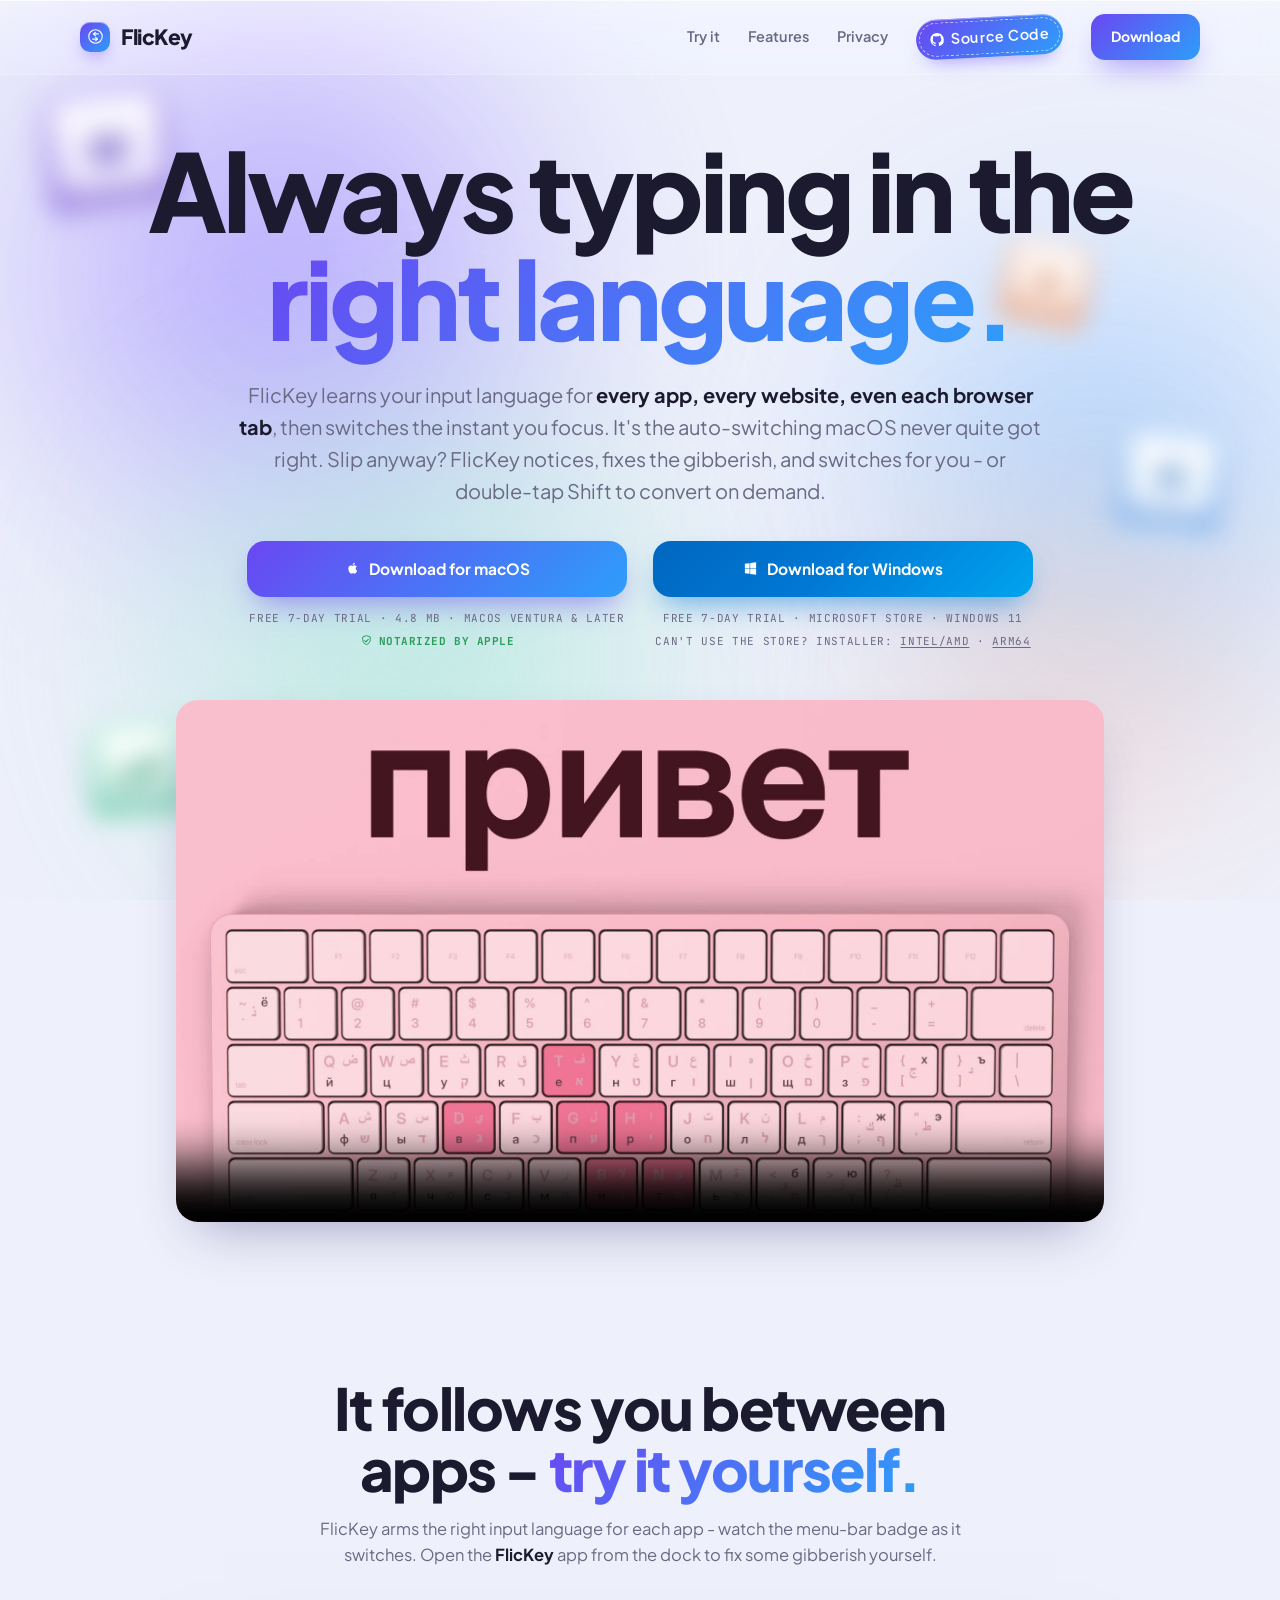
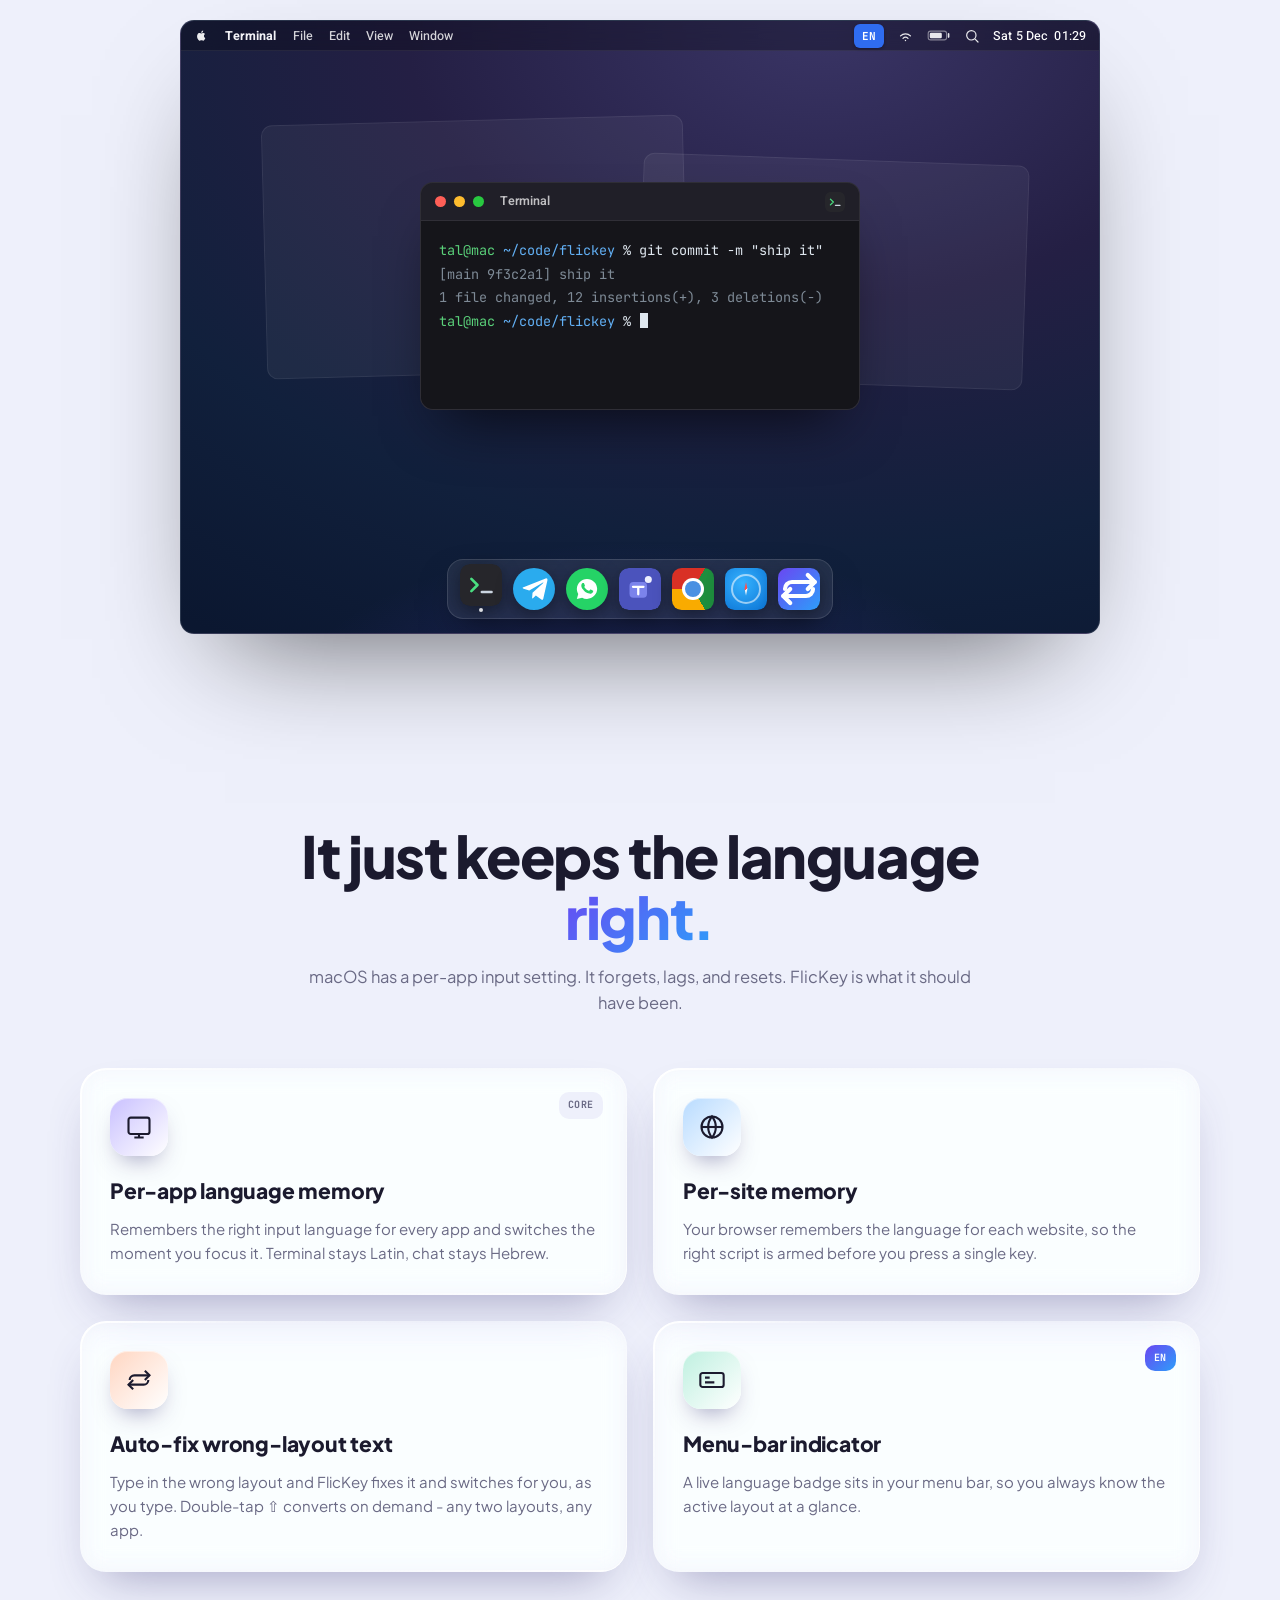
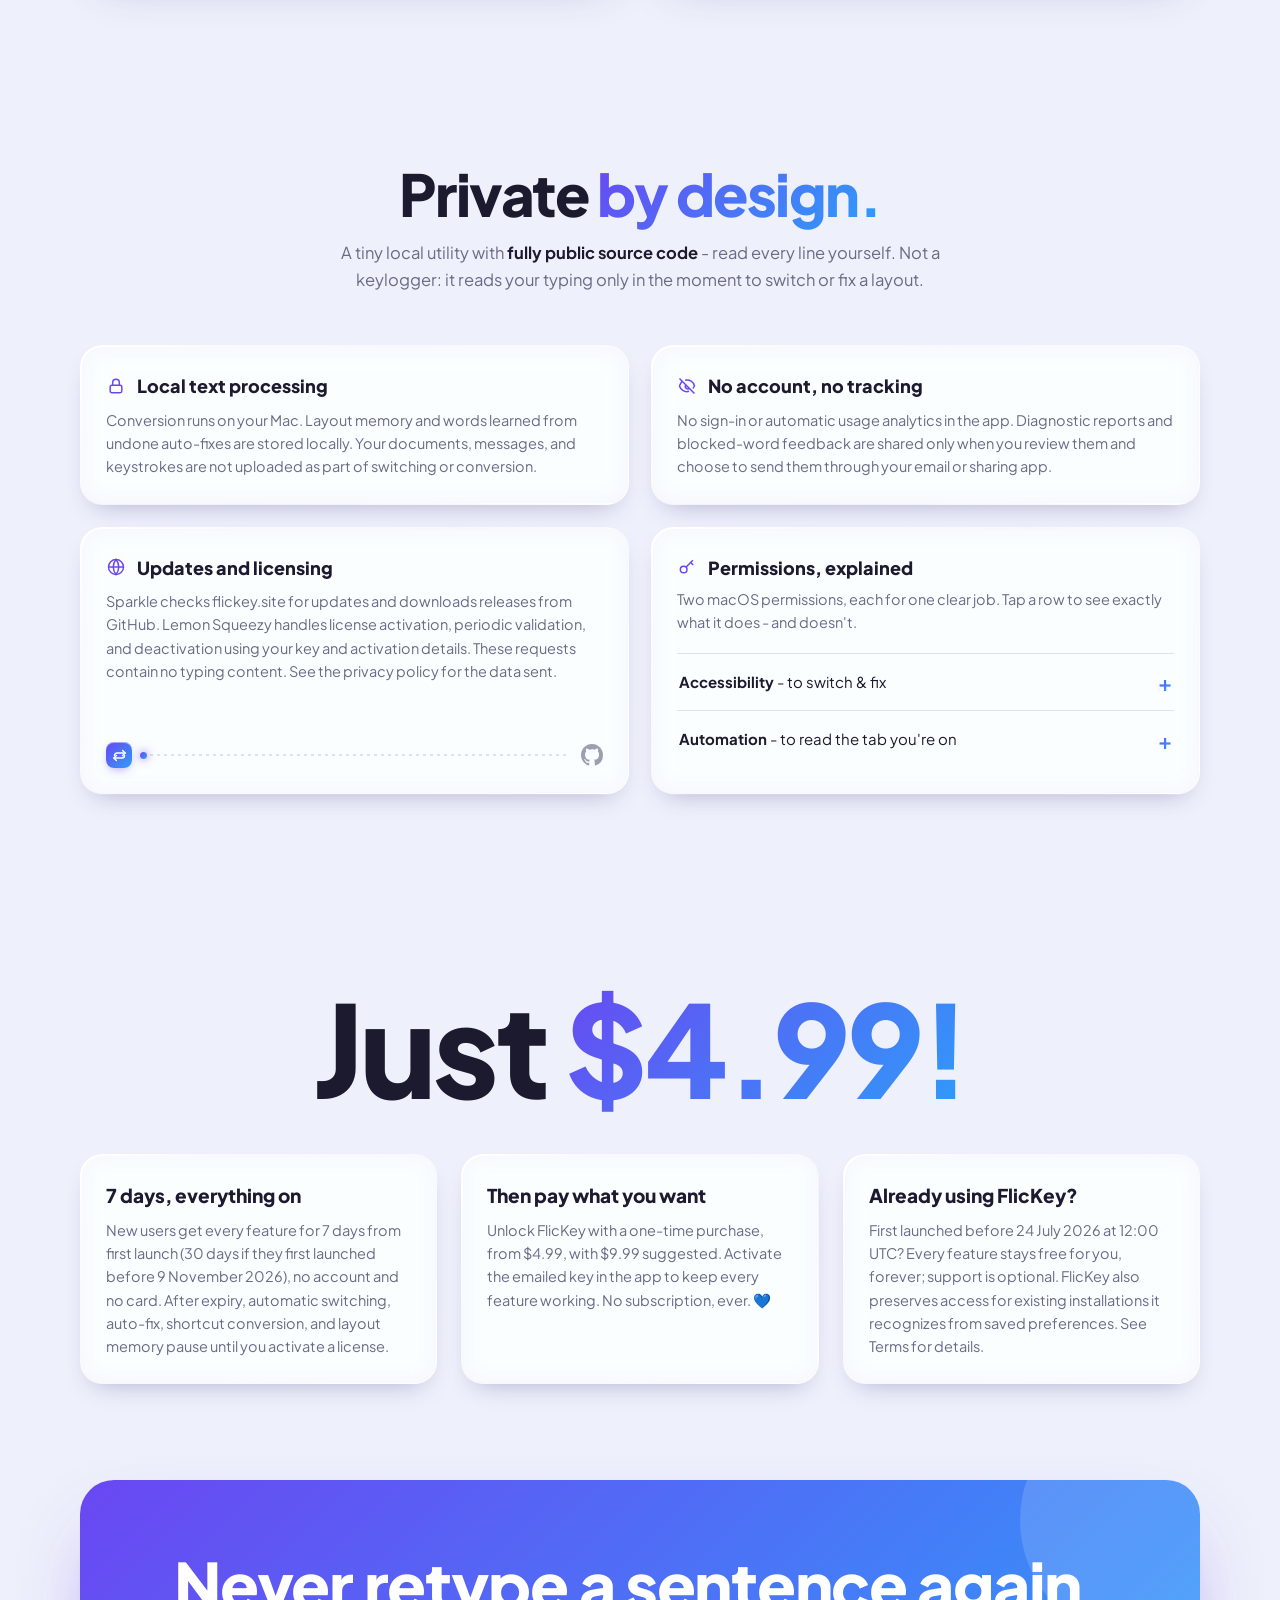
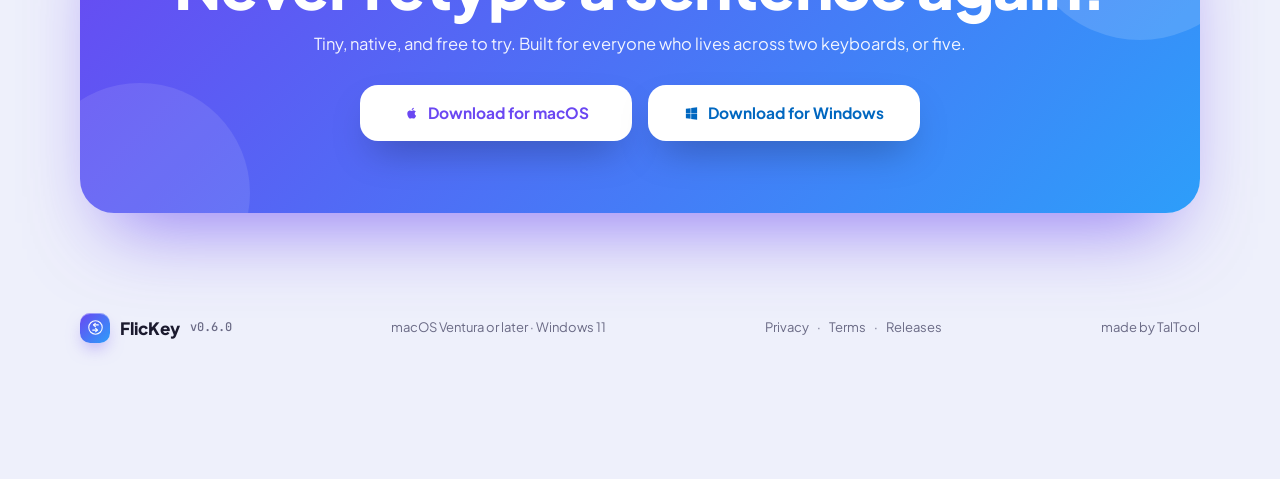
<file: index.html>
<!DOCTYPE html>
<html lang="en">
<head>
<meta charset="UTF-8" />
<meta name="viewport" content="width=device-width, initial-scale=1.0" />
<title>FlicKey · Stop typing in the wrong keyboard</title>
<meta name="description" content="FlicKey is a tiny macOS menu-bar app that fixes wrong-keyboard-layout typing and auto-manages your input language per app and per website." />
<meta property="og:title" content="FlicKey - stop typing gibberish" />
<meta property="og:description" content="A tiny macOS menu-bar utility that fixes wrong-keyboard typing and remembers your input language per app, per website, per chat." />
<meta property="og:type" content="website" />
<meta property="og:url" content="https://flickey.site" />
<meta property="og:image" content="https://flickey.site/apple-touch-icon.png" />
<link rel="icon" href="/favicon.ico" sizes="any" />
<link rel="icon" type="image/png" sizes="32x32" href="/favicon-32.png" />
<link rel="icon" type="image/png" sizes="16x16" href="/favicon-16.png" />
<link rel="icon" href="/favicon.svg" type="image/svg+xml" />
<link rel="apple-touch-icon" href="/apple-touch-icon.png" />
<meta name="theme-color" content="#EEF0FB" />
<link rel="preconnect" href="https://fonts.googleapis.com" />
<link rel="preconnect" href="https://fonts.gstatic.com" crossorigin />
<link href="https://fonts.googleapis.com/css2?family=Plus+Jakarta+Sans:wght@400;500;600;700;800&family=JetBrains+Mono:wght@400;500;700&family=Heebo:wght@400;500;700&family=Noto+Sans+Arabic:wght@400;500;700&display=swap" rel="stylesheet" />
<link rel="stylesheet" href="engine.css" />
<style>
  :root{
    --p:0; /* scroll progress 0..1, set by JS */
    --bg:#EEF0FB; --bg-2:#E6E9F8; --ink:#1B1A2E; --ink-soft:#6A6A85; --card:#FBFCFF;
    --g1:#6A47F2; --g2:#2D9EFA; --grad:linear-gradient(135deg,var(--g1),var(--g2));
    --lav:#C9C0FF; --sky:#B8DBFF; --mint:#BFF0E0; --peach:#FFD6C2;
    --maxw:1180px; --sans:'Plus Jakarta Sans',sans-serif; --mono:'JetBrains Mono','Heebo','Noto Sans Arabic',monospace;
    --shadow:0 24px 50px -22px rgba(60,55,120,.45);
    --shadow-sm:0 12px 26px -14px rgba(60,55,120,.4);
    /* Apple Liquid Glass material */
    --lg-rim:14px;                       /* width of the refractive edge band */
    --lg-blur:12px;                      /* clarity of the glass body */
    --fk-accent:var(--g1); --fk-accent2:var(--g2); --fk-on-accent:#fff;
    --fk-ink:var(--ink); --fk-panel:#fff; --fk-panel-2:#EEF0FB; --fk-line:rgba(60,55,120,.14); --fk-line-strong:rgba(60,55,120,.28); --fk-rad:18px;
  }
  *{box-sizing:border-box;margin:0;padding:0}
  html{scroll-behavior:smooth;background:var(--bg)}
  @media (prefers-reduced-motion:reduce){html{scroll-behavior:auto}}
  body{background:transparent;color:var(--ink);font-family:var(--sans);font-size:16.5px;line-height:1.65;-webkit-font-smoothing:antialiased;overflow-x:hidden;position:relative}
  /* fixed, out-of-focus colour field - stays put while content glides over it */
  .aurora{position:fixed;inset:0;z-index:-2;overflow:hidden;pointer-events:none}
  .aurora span{position:absolute;border-radius:50%;filter:blur(80px)}
  .aurora .a1{width:60vw;height:60vw;top:-12vh;left:-8vw;background:radial-gradient(circle,rgba(168,150,255,.95),transparent 68%);opacity:.9}
  .aurora .a2{width:52vw;height:52vw;top:16vh;right:-12vw;background:radial-gradient(circle,rgba(140,196,255,.9),transparent 68%);opacity:.8}
  .aurora .a3{width:60vw;height:60vw;bottom:-16vh;left:2vw;background:radial-gradient(circle,rgba(150,232,205,.85),transparent 68%);opacity:.7}
  .aurora .a4{width:44vw;height:44vw;bottom:-6vh;right:-6vw;background:radial-gradient(circle,rgba(255,196,170,.8),transparent 68%);opacity:.6}
  ::selection{background:var(--g1);color:#fff}
  a{color:inherit;text-decoration:none}
  .wrap{max-width:var(--maxw);margin:0 auto;padding:0 30px;position:relative}
  @media(max-width:640px){.wrap{padding:0 18px}}
  .mono{font-family:var(--mono);font-size:11.5px;letter-spacing:.14em;text-transform:uppercase;color:var(--ink-soft)}

  .btn{display:inline-flex;align-items:center;gap:9px;font-weight:700;font-size:15.5px;
    padding:15px 28px;border:none;background:var(--grad);color:#fff;cursor:pointer;border-radius:18px;
    box-shadow:0 14px 30px -10px rgba(106,71,242,.6);transition:transform .2s cubic-bezier(.2,.8,.2,1),box-shadow .2s}
  .btn .apple{width:15px;height:15px;fill:currentColor}
  .btn:hover{transform:translateY(-3px);box-shadow:0 20px 40px -12px rgba(106,71,242,.7)}
  .btn:active{transform:translateY(-1px)}
  .btn-soft{background:var(--card);color:var(--ink);box-shadow:var(--shadow-sm)}
  .btn-soft:hover{box-shadow:var(--shadow)}

  .sq{display:grid;place-items:center;background:var(--grad);box-shadow:0 8px 18px -6px rgba(106,71,242,.6),inset 0 1px 0 rgba(255,255,255,.4)}
  .sq svg{display:block}
  .sq-28{width:30px;height:30px;border-radius:10px}.sq-28 svg{width:19px;height:19px}


  /* source-code badge in the nav: a small sticker-style pill */
  .nav-links a.src-pill{display:inline-flex;align-items:center;gap:7px;padding:8px 14px;border-radius:999px;
    background:var(--grad);color:#fff !important;font-weight:800;font-size:12.5px;letter-spacing:.04em;
    transform:rotate(-3deg);position:relative;text-decoration:none;
    box-shadow:0 10px 20px -10px rgba(124,92,250,.7),inset 0 1px 0 rgba(255,255,255,.4);
    transition:transform .25s cubic-bezier(.34,1.56,.64,1)}
  .nav-links .src-pill::before{content:"";position:absolute;inset:3px;border:1.5px dashed rgba(255,255,255,.65);border-radius:999px}
  .nav-links a.src-pill:hover{transform:rotate(0deg) scale(1.05);color:#fff !important}
  .nav-links .src-pill svg{width:14px;height:14px;fill:#fff}

  nav{position:sticky;top:0;z-index:50;background:linear-gradient(180deg,rgba(255,255,255,.34),rgba(255,255,255,.16));-webkit-backdrop-filter:blur(20px) saturate(190%);backdrop-filter:blur(20px) saturate(190%);border-bottom:1px solid transparent;box-shadow:inset 0 1px 0 rgba(255,255,255,.7);transition:border-color .3s,background .3s}
  nav.scrolled{background:linear-gradient(180deg,rgba(255,255,255,.45),rgba(255,255,255,.24))}
  nav.scrolled{border-bottom-color:var(--fk-line)}
  .nav-in{display:flex;align-items:center;justify-content:space-between;height:74px}
  .brand{display:flex;align-items:center;gap:11px;font-weight:800;font-size:21px;letter-spacing:-.02em}
  .nav-links{display:flex;align-items:center;gap:28px}
  .nav-links a:not(.btn){font-size:14.5px;font-weight:600;color:var(--ink-soft);transition:color .2s}
  .nav-links a:not(.btn):hover{color:var(--ink)}
  .nav-links .btn{padding:11px 20px;font-size:14px;border-radius:14px}
  @media(max-width:780px){.nav-links a:not(.btn){display:none}}

  header{padding:60px 0 60px;text-align:center;position:relative}
  /* fixed pastel KEYCAPS (same palette as the old orbs), lettered with the
     supported scripts. Each cap slow-presses on its own schedule: the side
     wall compresses as it goes down, and while pressed it blurs hard -
     receding far into the background - then releases back into focus. */
  /* Keycap, built like the reference: a saturated molded BODY whose visible
     parts are the walls (thin top/sides, THICK bottom skirt - you're viewing
     the key slightly from above), with a raised light TOP FACE high on the
     body that casts a shadow onto the skirt, plus a glossy lip on the bottom
     edge. The legend sits on the face. `backwards` fill keeps delayed caps
     tilted+blurred during their stagger - never flat & sharp on load. */
  .cap{position:fixed;z-index:-1;pointer-events:none;border-radius:17%;
    display:grid;place-items:center;
    font-family:var(--sans),'Heebo','Noto Sans Arabic',system-ui,sans-serif;
    font-weight:800;font-size:calc(var(--s) * .34);line-height:1;color:var(--ink2);
    width:var(--s);height:var(--s);
    background:linear-gradient(180deg,var(--wt) 0%,var(--wb) 55%,var(--wb) 86%,var(--lip) 100%);
    will-change:transform,filter;
    animation:capLoop 8s ease-in-out var(--d,0s) infinite backwards}
  /* raised top face: high on the body, thin side walls, thick bottom skirt */
  .cap::before{content:"";position:absolute;left:8%;right:8%;top:6%;bottom:21%;
    border-radius:12% 12% 14% 14% / 14% 14% 17% 17%;
    background:linear-gradient(180deg,var(--fh) 0%,var(--fc) 100%);
    box-shadow:inset 0 2px 1px rgba(255,255,255,.95),
               inset 0 -5px 8px rgba(58,42,108,.10),
               0 5px 7px -2px rgba(58,42,108,.42)}   /* face's shadow on the skirt */
  /* glossy light catch along the bottom lip of the skirt */
  .cap::after{content:"";position:absolute;left:16%;right:16%;bottom:3.5%;height:6%;
    border-radius:999px;background:linear-gradient(180deg,rgba(255,255,255,.65),rgba(255,255,255,0))}
  .cap-l{position:relative;z-index:1;transform:translateY(-.22em);
    text-shadow:0 1px 1px rgba(255,255,255,.5)}     /* centered on the FACE, softly printed */
  /* Caps never go fully crisp - they always keep a soft blur (floor 4px), and
     deepen as they press. */
  @keyframes capLoop{
    0%,16%  {transform:translate3d(0,0,0) rotate(var(--r,0deg));filter:blur(4px);
             box-shadow:0 26px 32px -14px rgba(60,55,120,.55),0 8px 12px -6px rgba(60,55,120,.35)}
    34%,52% {transform:translate3d(0,13px,0) rotate(var(--r,0deg));filter:blur(9px);
             box-shadow:0 8px 14px -7px rgba(60,55,120,.32),0 3px 6px -3px rgba(60,55,120,.22)}
    72%,100%{transform:translate3d(0,0,0) rotate(var(--r,0deg));filter:blur(4px);
             box-shadow:0 26px 32px -14px rgba(60,55,120,.55),0 8px 12px -6px rgba(60,55,120,.35)}}
  .cap.k1{--s:128px;top:10vh;left:3.5vw;--r:-7deg;--d:0s;
    --wt:#c6b8f7;--wb:#9f88e8;--lip:#d7cbfa;--fh:#ffffff;--fc:#e4dcfd;--ink2:#5b46b8}
  .cap.k2{--s:104px;top:48vh;right:4.5vw;--r:6deg;--d:1.3s;
    --wt:#b5d9fc;--wb:#7fb5f0;--lip:#cde6fd;--fh:#ffffff;--fc:#e1f0ff;--ink2:#2f6cb4}
  .cap.k3{--s:96px;bottom:9vh;left:7vw;--r:-5deg;--d:2.6s;
    --wt:#aeeed7;--wb:#69d2ac;--lip:#c8f6e4;--fh:#ffffff;--fc:#defaef;--ink2:#1f8a64}
  .cap.k4{--s:84px;top:27vh;right:15vw;--r:11deg;--d:3.9s;
    --wt:#ffd8c1;--wb:#f5a87e;--lip:#ffe4d2;--fh:#ffffff;--fc:#ffeadd;--ink2:#b65d33}
  @media (prefers-reduced-motion:reduce){.cap{animation:none;filter:blur(4px);transform:rotate(var(--r));
    box-shadow:0 22px 30px -14px rgba(60,55,120,.5),0 7px 10px -5px rgba(60,55,120,.3)}}
  @media (max-width:760px){.cap.k4{display:none}}
  /* When the viewport is too narrow and a cap would meet the text column, JS adds
     .caps-cramped on <html>: freeze the animation (saves cycles) and fully blur. */
  .caps-cramped .cap{animation:none;transform:rotate(var(--r));filter:blur(13px)}
  /* ==== Apple Liquid Glass ====
     Three layers, like the real material:
     1. body  - clear, colour-saturating glass (low tint, the background pours through)
     2. ::before - refractive rim: a much heavier bend of the backdrop, masked to the
        edge band only, so the background visibly warps where the glass curves
     3. ::after - specular ring: a gradient of light running around the edge        */
  .floatcard,.softcard,.fcard,.step,.priv,.free-col,.kick{
    position:relative;isolation:isolate;border:none;
    background:rgba(255,255,255,.14)!important;
    -webkit-backdrop-filter:blur(var(--lg-blur)) saturate(195%) brightness(1.06);
    backdrop-filter:blur(var(--lg-blur)) saturate(195%) brightness(1.06);
    -webkit-transform:translateZ(0);transform:translateZ(0);  /* own compositor layer: avoids glass repaint flashes */
    box-shadow:
      inset 0 1.5px 1px rgba(255,255,255,.95),
      inset 1.5px 0 1px rgba(255,255,255,.45),
      inset 0 -24px 36px -28px rgba(72,48,150,.42),
      0 30px 56px -26px rgba(60,55,120,.55)}
  /* refractive rim - heavier lensing of the backdrop, masked to the edge band only */
  .floatcard::before,.softcard::before,.fcard::before,.step::before,.priv::before,.free-col::before,.kick::before{
    content:"";position:absolute;inset:0;z-index:-1;border-radius:inherit;pointer-events:none;
    padding:var(--lg-rim);
    -webkit-backdrop-filter:blur(34px) saturate(240%) brightness(1.2);
    backdrop-filter:blur(34px) saturate(240%) brightness(1.2);
    -webkit-transform:translateZ(0);transform:translateZ(0);  /* pin to its own layer: stops Safari's masked-backdrop flicker */
    -webkit-mask:linear-gradient(#000 0 0) content-box,linear-gradient(#000 0 0);
    -webkit-mask-composite:xor;
            mask:linear-gradient(#000 0 0) content-box,linear-gradient(#000 0 0);
            mask-composite:exclude}
  /* specular ring - bright light running around the rim (top-left + bottom-right hot) */
  .floatcard::after,.softcard::after,.fcard::after,.step::after,.priv::after,.free-col::after,.kick::after{
    content:"";position:absolute;inset:0;border-radius:inherit;pointer-events:none;padding:1.5px;
    background:linear-gradient(135deg,rgba(255,255,255,1),rgba(255,255,255,.2) 22%,rgba(255,255,255,0) 46%,rgba(255,255,255,.24) 70%,rgba(255,255,255,.95)) border-box;
    -webkit-mask:linear-gradient(#000 0 0) content-box,linear-gradient(#000 0 0);
    -webkit-mask-composite:xor;
            mask:linear-gradient(#000 0 0) content-box,linear-gradient(#000 0 0);
            mask-composite:exclude}
  .kick{--lg-rim:7px;--lg-blur:10px}   /* small pill: thinner rim, clearer body */
  .kick{display:inline-flex;align-items:center;gap:9px;font-size:13px;font-weight:600;color:var(--ink-soft);
    background:var(--card);padding:8px 16px;border-radius:30px;box-shadow:var(--shadow-sm);margin-bottom:30px;position:relative;z-index:1}
  .kick .dotg{width:9px;height:9px;border-radius:50%;background:var(--grad)}
  h1{font-weight:800;font-size:clamp(48px,8.6vw,108px);line-height:1.0;letter-spacing:-.035em;position:relative;z-index:1}
  h1 .grad{background:var(--grad);-webkit-background-clip:text;background-clip:text;color:transparent}
  .lead{margin:28px auto 0;font-size:clamp(17px,2vw,20px);color:var(--ink-soft);max-width:54ch;line-height:1.6;position:relative;z-index:1}
  .lead b{color:var(--ink);font-weight:700}
  /* two equal columns, centered as a pair: same-width buttons, details stacked under each */
  .cta-row{margin-top:34px;display:grid;grid-template-columns:repeat(2,minmax(0,380px));justify-content:center;align-items:start;gap:14px 26px;position:relative;z-index:1}
  @media(max-width:820px){.cta-row{grid-template-columns:minmax(0,380px)}}
  .dl{display:flex;flex-direction:column;align-items:stretch;gap:12px}
  .dl .btn{justify-content:center}
  .dl-meta{display:flex;flex-direction:column;align-items:center;gap:5px}
  .dl-meta a{color:inherit;text-decoration:underline;text-underline-offset:2px}
  /* Windows: same shape as the Mac button, in Windows blues */
  .btn-win{background:linear-gradient(135deg,#0067c0 0%,#0078d4 45%,#00a4ef 100%);box-shadow:0 14px 30px -10px rgba(0,120,212,.6)}
  .btn-win:hover{box-shadow:0 20px 40px -12px rgba(0,120,212,.7)}
  .btn .win{width:15px;height:15px;fill:currentColor}
  .cta-note{font-family:var(--mono);font-size:11px;letter-spacing:.06em;text-transform:uppercase;color:var(--ink-soft)}
  /* notarization trust signal - subtle, inline with the download button */
  .notarized{display:inline-flex;align-items:center;gap:6px;font-family:var(--mono);font-size:11px;letter-spacing:.05em;text-transform:uppercase;font-weight:700;color:#2a9d5a}
  .notarized svg{width:13px;height:13px;flex:0 0 auto}

  /* hero floating readout card */
  .promo-video{position:relative;z-index:1;max-width:960px;margin:50px auto 0;padding:0 16px}
  .promo-video video{display:block;width:100%;aspect-ratio:16/9;height:auto;border-radius:22px;box-shadow:var(--shadow);background:#f3d6e0}
  .floatcard{position:relative;z-index:1;max-width:560px;margin:50px auto 0;background:var(--card);border-radius:26px;padding:26px 30px;box-shadow:var(--shadow);
    display:flex;align-items:center;gap:16px;flex-wrap:nowrap;justify-content:center;min-height:128px}
  .floatcard .rpair{font-family:var(--mono);font-size:12px;color:var(--ink-soft);background:var(--bg);border-radius:12px;padding:8px 13px;white-space:nowrap}
  .floatcard .rpair b{background:var(--grad);-webkit-background-clip:text;background-clip:text;color:transparent}
  .rtext-wrap{flex:1;min-width:0;height:64px;display:flex;align-items:center;justify-content:center;overflow:hidden}
  .rtext{font-family:var(--mono);font-size:clamp(28px,5vw,44px);font-weight:700;white-space:nowrap;transition:opacity .15s,filter .15s}
  .rtext.fixed{font-family:var(--fk-script);background:var(--grad);-webkit-background-clip:text;background-clip:text;color:transparent}
  .rcaret{width:3px;height:1em;background:var(--g1);font-size:clamp(28px,5vw,44px);margin-left:4px;animation:blink 1.05s steps(1) infinite}
  @keyframes blink{50%{opacity:0}}
  .floatcard .keys{display:flex;align-items:center;gap:7px}

  section{padding:96px 0;position:relative}
  .sec-head{text-align:center;max-width:680px;margin:0 auto 52px}
  .sec-head h2{font-weight:800;font-size:clamp(32px,5vw,58px);line-height:1.05;letter-spacing:-.025em}
  .sec-head h2 .grad{background:var(--grad);-webkit-background-clip:text;background-clip:text;color:transparent}
  .sec-sub{color:var(--ink-soft);font-size:16.5px;margin-top:16px;line-height:1.6}
  .sec-sub b{color:var(--ink);font-weight:700}

  .softcard{background:var(--card);border-radius:26px;box-shadow:var(--shadow)}

  /* per-interaction supported apps - a "trusted by"-style logo strip */
  #within{padding:72px 0 80px}
  .within-strip{display:flex;flex-wrap:wrap;justify-content:center;gap:22px 22px;max-width:860px;margin:38px auto 0}
  .applogo{display:flex;flex-direction:column;align-items:center;gap:9px;width:58px;opacity:.92;transition:transform .2s ease,opacity .2s ease}
  .applogo:hover{opacity:1;transform:translateY(-3px)}
  .applogo .ico{width:44px;height:44px;display:grid;place-items:center;filter:drop-shadow(0 6px 12px rgba(60,55,120,.22))}
  .applogo .ico>svg,.applogo .ico>.ic{width:44px;height:44px;display:block;border-radius:24%}
  .applogo em{font-style:normal;font-size:11px;font-weight:600;color:var(--ink-soft);font-family:var(--sans),system-ui,sans-serif;white-space:nowrap}
  .within-foot{text-align:center;margin-top:32px;font-family:var(--mono);font-size:11px;letter-spacing:.04em;text-transform:uppercase;color:var(--ink-soft)}
  .within-foot b{color:var(--ink)}

  /* demo */
  .demo-shell{padding:30px;max-width:780px;margin:0 auto}
  .pairs{display:flex;gap:10px;margin-bottom:22px;flex-wrap:wrap;justify-content:center}
  .pairtab{font-family:var(--mono);font-size:11.5px;font-weight:700;letter-spacing:.04em;color:var(--ink-soft);background:var(--bg);
    border:none;padding:9px 15px;cursor:pointer;border-radius:13px;transition:all .2s}
  .pairtab:hover{color:var(--ink);box-shadow:var(--shadow-sm)}
  .pairtab[aria-selected="true"]{background:var(--grad);color:#fff;box-shadow:0 10px 22px -8px rgba(106,71,242,.6)}
  .demo-bar{display:flex;align-items:center;gap:8px;margin-bottom:16px;font-family:var(--mono);font-size:11.5px;letter-spacing:.04em;color:var(--ink-soft)}
  .demo-bar .dot{width:11px;height:11px;border-radius:50%;background:var(--bg-2)}
  .demo-title{margin-left:6px}
  .demo-pill{margin-left:auto}
  .field{border:none!important;background:var(--bg)!important;box-shadow:inset 0 2px 8px rgba(60,55,120,.12)}
  .langpill{border:none!important;background:var(--bg)!important;border-radius:13px}
  .key{border:none;box-shadow:0 4px 10px -3px rgba(60,55,120,.4),inset 0 1px 0 rgba(255,255,255,.6);border-radius:11px;background:var(--card)}
  .demo-foot{display:flex;align-items:center;justify-content:space-between;gap:14px;margin-top:22px;flex-wrap:wrap}
  .kbd{display:inline-flex;align-items:center;gap:7px;color:var(--ink-soft);font-size:13.5px}
  .cfg{font-family:var(--mono);font-size:9.5px;letter-spacing:.08em;text-transform:uppercase;color:var(--ink-soft);background:var(--bg);border-radius:8px;padding:4px 8px}
  .flipbtn{padding:12px 22px}.flipbtn svg{width:16px;height:16px}
  .demo-notes{margin-top:22px;display:flex;gap:12px;flex-wrap:wrap;justify-content:center}
  .chip{font-family:var(--mono);font-size:11px;letter-spacing:.03em;color:var(--ink-soft);background:var(--bg);border-radius:30px;padding:8px 14px}
  .chip b{color:var(--ink)}

  /* features */
  .grid{display:grid;grid-template-columns:repeat(2,1fr);gap:26px}
  @media(max-width:760px){.grid{grid-template-columns:1fr}}
  .fcard{background:var(--card);border-radius:26px;box-shadow:var(--shadow);padding:30px;position:relative;transition:transform .25s cubic-bezier(.2,.8,.2,1),box-shadow .25s}
  .fcard:hover{transform:translateY(-5px);box-shadow:0 32px 60px -22px rgba(60,55,120,.5)}
  .fcard .ico{width:58px;height:58px;border-radius:18px;display:grid;place-items:center;margin-bottom:18px;
    box-shadow:0 12px 24px -10px rgba(60,55,120,.5),inset 0 1px 0 rgba(255,255,255,.5)}
  .fcard:nth-child(1) .ico{background:linear-gradient(135deg,var(--lav),#fff)}
  .fcard:nth-child(2) .ico{background:linear-gradient(135deg,var(--sky),#fff)}
  .fcard:nth-child(3) .ico{background:linear-gradient(135deg,var(--peach),#fff)}
  .fcard:nth-child(4) .ico{background:linear-gradient(135deg,var(--mint),#fff)}
  .fcard .ico svg{width:28px;height:28px;stroke:var(--ink);stroke-width:1.8;fill:none}
  .fcard h3{font-weight:800;font-size:21px;letter-spacing:-.01em;margin-bottom:8px}
  .fcard p{font-size:15px;color:var(--ink-soft);line-height:1.6}
  .badge{position:absolute;top:24px;right:24px;font-family:var(--mono);font-size:10px;font-weight:700;letter-spacing:.06em;
    background:var(--bg);color:var(--ink-soft);padding:5px 9px;border-radius:10px}
  .badge.live{background:var(--grad);color:#fff}

  /* steps */
  .steps{display:grid;grid-template-columns:repeat(3,1fr);gap:24px}
  @media(max-width:760px){.steps{grid-template-columns:1fr}}
  .step{background:var(--card);border-radius:24px;box-shadow:var(--shadow-sm);padding:30px;text-align:center}
  .step .num{width:56px;height:56px;margin:0 auto 16px;border-radius:50%;display:grid;place-items:center;font-weight:800;font-size:22px;color:#fff;background:var(--grad);box-shadow:0 10px 22px -8px rgba(106,71,242,.6)}
  .step h3{font-weight:800;font-size:20px;margin-bottom:8px}
  .step p{font-size:14.5px;color:var(--ink-soft);line-height:1.6}
  .step p b{color:var(--ink)}

  /* privacy */
  .priv-grid{display:grid;grid-template-columns:repeat(2,1fr);gap:22px;align-items:stretch}
  @media(max-width:760px){.priv-grid{grid-template-columns:1fr}}
  .priv{background:var(--card);border-radius:22px;box-shadow:var(--shadow-sm);padding:26px;display:flex;flex-direction:column}
  .priv h3{font-weight:800;font-size:18px;display:flex;align-items:center;gap:11px;margin-bottom:8px}
  .priv h3 svg{width:20px;height:20px;stroke:var(--g1);stroke-width:1.8;fill:none;flex:0 0 auto}
  .priv p{font-size:14.5px;color:var(--ink-soft);line-height:1.6}
  /* Update mini-animation: a packet goes FlicKey -> GitHub (request)
     and back (latest release). Pinned to the card bottom so the header still
     aligns with the Permissions cell. */
  .netcall{margin-top:auto;padding-top:20px;display:flex;align-items:center;gap:11px}
  .nc-node{flex:0 0 auto;display:grid;place-items:center}
  .nc-fk{width:26px;height:26px;border-radius:8px;background:var(--grad);box-shadow:0 4px 10px -3px rgba(106,71,242,.5),inset 0 1px 0 rgba(255,255,255,.45)}
  .nc-fk svg{width:15px;height:15px;fill:none;stroke:#fff;stroke-width:2.4;stroke-linecap:round;stroke-linejoin:round}
  .nc-gh{color:var(--ink-soft);opacity:.65}
  .nc-gh svg{width:22px;height:22px;fill:currentColor;display:block}
  .nc-wire{position:relative;flex:1;height:2px;border-radius:2px;background:repeating-linear-gradient(90deg,var(--fk-line) 0 3px,transparent 3px 7px)}
  .nc-packet{position:absolute;top:50%;left:0;width:7px;height:7px;margin:-3.5px 0 0 -3.5px;border-radius:50%;background:var(--grad);box-shadow:0 0 8px 1px rgba(106,71,242,.55);will-change:left,opacity,transform;animation:ncTravel 3.4s cubic-bezier(.5,0,.5,1) infinite}
  @keyframes ncTravel{
    0%{left:0;opacity:0;transform:scale(.5)}
    9%{opacity:1;transform:scale(1)}
    42%{left:100%;opacity:1;transform:scale(1)}
    50%{left:100%;opacity:.2;transform:scale(.65)}
    58%{opacity:1;transform:scale(1)}
    92%{left:0;opacity:1}
    100%{left:0;opacity:0;transform:scale(.5)}}
  @media (prefers-reduced-motion:reduce){.nc-packet{animation:none;left:50%;opacity:1}}
  /* wide permissions card with the accordions nested inside */
  .priv.wide .ico-row{display:flex;align-items:center;gap:11px;margin-bottom:6px}
  .priv.wide .ico-row svg{width:20px;height:20px;stroke:var(--g1);stroke-width:1.8;fill:none;flex:0 0 auto}
  .perms{margin-top:18px;border-top:1px solid var(--fk-line)}
  .perm{border-bottom:1px solid var(--fk-line);padding:16px 2px}.perm:last-child{border-bottom:none}
  .perm-x{background:var(--grad);-webkit-background-clip:text;background-clip:text;color:transparent;opacity:1;font-weight:600}
  .perm-d{color:var(--ink-soft)}.perm.open .perm-d{opacity:1}
  .perm-d code{background:var(--bg);border-radius:5px;padding:1px 5px}

  /* free */
  #free{text-align:center}
  #free .big{font-weight:800;font-size:clamp(54px,10vw,128px);letter-spacing:-.03em;line-height:.95}
  #free .big .grad{background:var(--grad);-webkit-background-clip:text;background-clip:text;color:transparent}
  .free-grid{display:grid;grid-template-columns:repeat(3,1fr);gap:24px;margin-top:46px;text-align:left}
  @media(max-width:760px){.free-grid{grid-template-columns:1fr}}
  .free-col{background:var(--card);border-radius:22px;box-shadow:var(--shadow-sm);padding:26px}
  .free-col h3{font-weight:800;font-size:19px;margin-bottom:8px}
  .free-col p{font-size:14.5px;color:var(--ink-soft);line-height:1.6}

  .final{background:var(--grad);color:#fff;border-radius:34px;box-shadow:0 40px 80px -30px rgba(106,71,242,.7);text-align:center;padding:72px 30px;position:relative;overflow:hidden}
  .final::before{content:"";position:absolute;top:-80px;right:-60px;width:240px;height:240px;border-radius:50%;background:rgba(255,255,255,.14)}
  .final::after{content:"";position:absolute;bottom:-90px;left:-50px;width:220px;height:220px;border-radius:50%;background:rgba(255,255,255,.1)}
  .final h2{font-weight:800;font-size:clamp(34px,6vw,64px);line-height:1.0;letter-spacing:-.02em;margin-bottom:14px;position:relative;z-index:1}
  .final p{font-size:16.5px;margin-bottom:28px;opacity:.92;position:relative;z-index:1}
  .final .btn{background:#fff;color:var(--g1);position:relative;z-index:1;box-shadow:0 18px 40px -14px rgba(0,0,0,.35)}
  .final-ctas{display:flex;justify-content:center;gap:16px;flex-wrap:wrap;position:relative;z-index:1}
  .final .btn{width:272px;justify-content:center}
  .final .btn-win{color:#0067c0}
  footer{margin-top:70px;padding:30px 0 40px}
  .foot-in{display:flex;align-items:center;justify-content:space-between;gap:18px;flex-wrap:wrap;font-size:13px;color:var(--ink-soft)}
  .foot-brand{display:flex;align-items:center;gap:10px;font-weight:800;font-size:17px;color:var(--ink)}
  .foot-in a{color:var(--ink-soft)}.foot-in a:hover{color:var(--g1)}
  .foot-links{display:inline-flex;align-items:center;gap:8px;white-space:nowrap}
</style>
</head>
<body>

<div class="aurora" aria-hidden="true"><span class="a1"></span><span class="a2"></span><span class="a3"></span><span class="a4"></span></div>

<template id="glyph">
  <svg viewBox="0 0 48 48" fill="none" aria-hidden="true">
    <circle cx="24" cy="24" r="17" stroke="#fff" stroke-width="2.8" stroke-opacity=".96"/>
    <g stroke="#fff" stroke-width="3" stroke-linecap="round" stroke-linejoin="round">
      <path d="M31 17.5 H20"/><path d="M23.5 13.5 L19 17.5 L23.5 21.5"/>
      <path d="M17 30.5 H28"/><path d="M24.5 26.5 L29 30.5 L24.5 34.5"/>
    </g>
  </svg>
</template>

<nav id="nav">
  <div class="wrap nav-in">
    <a class="brand" href="#top"><span class="sq sq-28" id="navico"></span>FlicKey</a>
    <div class="nav-links">
      <a href="#autoswitch">Try it</a><a href="#features">Features</a><a href="#privacy">Privacy</a><a class="src-pill" href="https://github.com/alfital2/FlicKey" target="_blank" rel="noopener" aria-label="FlicKey source code on GitHub"><svg viewBox="0 0 24 24" aria-hidden="true"><path d="M12 .5C5.65.5.5 5.65.5 12c0 5.08 3.29 9.39 7.86 10.91.58.11.79-.25.79-.56 0-.28-.01-1.02-.02-2-3.2.7-3.88-1.54-3.88-1.54-.52-1.33-1.28-1.68-1.28-1.68-1.04-.71.08-.7.08-.7 1.15.08 1.76 1.18 1.76 1.18 1.03 1.75 2.69 1.25 3.34.96.1-.75.4-1.25.72-1.54-2.55-.29-5.23-1.28-5.23-5.68 0-1.26.45-2.28 1.18-3.09-.12-.29-.51-1.46.11-3.05 0 0 .96-.31 3.15 1.18a10.9 10.9 0 0 1 5.74 0c2.19-1.49 3.15-1.18 3.15-1.18.62 1.59.23 2.76.11 3.05.73.81 1.18 1.83 1.18 3.09 0 4.41-2.69 5.38-5.25 5.66.41.35.77 1.05.77 2.12 0 1.53-.01 2.76-.01 3.14 0 .3.21.67.8.55A10.52 10.52 0 0 0 23.5 12C23.5 5.65 18.35.5 12 .5z"/></svg>Source Code</a>
      <a class="btn" href="#top">Download</a>
    </div>
  </div>
</nav>

<header id="top">
  <div class="cap k1" aria-hidden="true"><span class="cap-l">ש</span></div><div class="cap k2" aria-hidden="true"><span class="cap-l">Я</span></div><div class="cap k3" aria-hidden="true"><span class="cap-l">ض</span></div><div class="cap k4" aria-hidden="true"><span class="cap-l">A</span></div>
  <div class="wrap">
    <h1 class="reveal" data-d="1">Always typing in the<br><span class="grad">right language.</span></h1>
    <p class="lead reveal" data-d="1">FlicKey learns your input language for <b>every app, every website, even each browser tab</b>, then switches the instant you focus. It's the auto-switching macOS never quite got right. Slip anyway? FlicKey notices, fixes the gibberish, and switches for you - or double-tap Shift to convert on demand.</p>
    <div class="cta-row reveal" data-d="2">
      <div class="dl">
        <a class="btn" href="https://github.com/alfital2/FlicKey/releases/latest/download/FlicKey.dmg">
          <svg class="apple" viewBox="0 0 24 24"><path d="M17.05 12.04c-.02-2.2 1.8-3.26 1.88-3.31-1.03-1.5-2.62-1.7-3.18-1.73-1.35-.14-2.64.8-3.32.8-.69 0-1.74-.78-2.86-.76-1.47.02-2.83.86-3.59 2.18-1.53 2.66-.39 6.6 1.1 8.76.73 1.06 1.6 2.25 2.74 2.21 1.1-.04 1.51-.71 2.84-.71 1.32 0 1.69.71 2.85.69 1.18-.02 1.92-1.08 2.64-2.14.83-1.22 1.18-2.4 1.2-2.46-.03-.01-2.3-.88-2.32-3.5zM14.88 5.39c.6-.73 1.01-1.74.9-2.75-.87.04-1.92.58-2.55 1.31-.56.64-1.05 1.67-.92 2.65.97.08 1.96-.49 2.57-1.21z"/></svg>
          Download for macOS
        </a>
        <div class="dl-meta">
          <span class="cta-note">Free 7-day trial · 4.8 MB · macOS Ventura &amp; later</span>
    <span class="notarized" title="Signed &amp; notarized by Apple - opens with no security warnings">
        <svg viewBox="0 0 24 24" fill="none" aria-hidden="true"><path d="M12 3l7 2.4v5.3c0 4.3-3 7.5-7 8.7-4-1.2-7-4.4-7-8.7V5.4L12 3z" stroke="currentColor" stroke-width="1.8" stroke-linejoin="round"/><path d="M8.7 12.1l2.3 2.3 4.3-4.5" stroke="currentColor" stroke-width="2" stroke-linecap="round" stroke-linejoin="round"/></svg>
        Notarized by Apple
      </span>
        </div>
      </div>
      <div class="dl">
        <a class="btn btn-win" href="https://apps.microsoft.com/detail/9PGLNRHCF88N?mode=direct" title="Microsoft Store: installs with no security warning and updates automatically">
          <svg class="win" viewBox="0 0 24 24" aria-hidden="true"><path d="M3 4.5l7.5-1v8H3v-7zm8.5-1.2L21 2v9.5h-9.5V3.3zM3 12.5h7.5v8L3 19.5v-7zm8.5 0H21V22l-9.5-1.3v-8.2z"/></svg>
          Download for Windows
        </a>
        <div class="dl-meta">
          <span class="cta-note">Free 7-day trial · Microsoft Store · Windows 11</span>
          <span class="cta-note">Can't use the Store? Installer: <a href="https://github.com/alfital2/FlicKey/releases/download/win-v0.2.0/FlicKey-Setup-0.2.0-x64.exe">Intel/AMD</a> · <a href="https://github.com/alfital2/FlicKey/releases/download/win-v0.2.0/FlicKey-Setup-0.2.0-arm64.exe">ARM64</a></span>
        </div>
      </div>
    </div>
    <div class="promo-video reveal" data-d="2">
      <video controls playsinline preload="none" poster="media/flickey-promo-poster.jpg" aria-label="FlicKey promo video">
        <source src="media/flickey-promo-4k.mp4?v=2" type="video/mp4" media="(min-width: 1200px)">
        <source src="media/flickey-promo-1080p.mp4?v=2" type="video/mp4">
      </video>
    </div>
  </div>
</header>

<style>
  /* ===== unified macOS screen ===== */
  @keyframes pillWiggle{0%,100%{transform:rotate(0) translateX(0)}14%{transform:rotate(-9deg) translateX(-2px)}30%{transform:rotate(8deg) translateX(2px)}46%{transform:rotate(-6deg) translateX(-1px)}62%{transform:rotate(4deg) translateX(1px)}78%{transform:rotate(-2deg)}}
  .inputpill.wiggle{animation:pillWiggle .5s ease}
  /* dock app icons */
  .dock .dockapp.app-icon{background:transparent!important;box-shadow:none;padding:0;overflow:visible;filter:drop-shadow(0 5px 9px rgba(0,0,0,.4))}
  .dockapp.app-icon svg,.dockapp.app-icon .ic{width:100%;height:100%;display:block;border-radius:23%}
  .ic{position:relative;border-radius:23%;overflow:hidden}
  .ic-chrome{background:conic-gradient(from -90deg,#d93025 0 120deg,#1e8e3e 120deg 240deg,#f9ab00 240deg 360deg)}
  .ic-chrome::after{content:"";position:absolute;inset:31%;border-radius:50%;background:#4a90e2;box-shadow:0 0 0 3px #fff}
  .ic-safari{background:radial-gradient(circle at 42% 36%,#36b3ff,#0a72d4)}
  .ic-safari::before{content:"";position:absolute;inset:14%;border-radius:50%;border:2px solid rgba(255,255,255,.55)}
  .ic-safari .needle{position:absolute;inset:33%;background:linear-gradient(135deg,#ff4f4f 0 50%,#f4f4f6 50% 100%);clip-path:polygon(50% 2%,60% 50%,50% 98%,40% 50%)}
  .ic-flickey{background:var(--grad);display:grid;place-items:center}
  .ic-flickey svg{width:58%;height:58%}
  .win-icon{overflow:hidden;padding:0}
  .win-icon svg,.win-icon .ic{width:100%;height:100%;border-radius:5px;display:block}
  /* skins */
  .win-body{position:relative}
  .skin{display:none}
  .skin.on{display:block}
  .sk-chat.on,.sk-fk.on{display:flex;flex-direction:column}
  .sk-teams.on{display:flex}
  .bleed{margin:-20px -18px -22px;border-radius:0 0 13px 13px;overflow:hidden;min-height:188px}
  /* terminal */
  .sk-term{font-family:var(--mono);font-size:13.5px;line-height:1.75;color:#dfe7ef;background:#15151a;padding:18px}
  .sk-term .tp{color:#5ad17a}.sk-term .tpath{color:#62b0f5}.sk-term .dim{color:#7e8a96}
  .sk-term .tcur{display:inline-block;width:8px;height:15px;background:#dfe7ef;vertical-align:-2px;margin-left:1px;animation:fk-blink 1.1s steps(1) infinite}
  /* chat */
  .sk-chat{background:#0f0e15}
  .ch-head{display:flex;align-items:center;gap:10px;padding:11px 14px;background:rgba(255,255,255,.05);border-bottom:1px solid rgba(255,255,255,.06)}
  .ch-av{width:30px;height:30px;border-radius:50%;display:grid;place-items:center;color:#fff;font-weight:700;font-size:13px;flex:0 0 auto}
  .ch-meta{display:flex;flex-direction:column;line-height:1.2}
  .ch-name{font-size:13.5px;font-weight:600;color:#f1f1f6}
  .ch-sub{font-size:11px;color:#7fb7ff}
  .ch-body{flex:1;padding:16px 14px;display:flex;flex-direction:column;gap:9px}
  .sk-chat.wa{background:#0c1317}
  .ch-bub{max-width:78%;padding:8px 12px;border-radius:13px;font-size:14px;line-height:1.4;font-family:var(--sans),'Heebo','Noto Sans Arabic',sans-serif}
  .ch-bub.recv{align-self:flex-start;background:rgba(255,255,255,.09);color:#e9e8f2;border-bottom-left-radius:4px}
  .ch-bub.sent{align-self:flex-end;color:#fff;border-bottom-right-radius:4px;background:#2f6cf0}
  .sk-chat.wa .ch-bub.sent{background:#1f8f4e}
  .ch-compose{display:flex;align-items:center;gap:8px;padding:9px 12px;background:rgba(255,255,255,.04);border-top:1px solid rgba(255,255,255,.06)}
  .ch-ph{flex:1;font-size:13px;color:rgba(255,255,255,.4)}
  .ch-lang{font-family:var(--mono);font-size:10px;font-weight:700;color:#fff;background:#2f6cf0;border-radius:5px;padding:2px 6px}
  .sk-chat.wa .ch-lang{background:#1f8f4e}
  .ch-send{width:24px;height:24px;border-radius:50%;background:var(--grad);display:grid;place-items:center;color:#fff;font-size:11px}
  /* browser */
  .sk-web{background:#101015;position:relative}
  .bw-tabs{display:flex;gap:4px;padding:8px 10px 0;background:#1b1b20;border-bottom:1px solid rgba(255,255,255,.06)}
  .sk-web.safari .bw-tabs{padding:7px 10px}
  .bw-tab{flex:1;min-width:0;display:flex;align-items:center;gap:7px;padding:7px 9px;border:none;background:rgba(255,255,255,.05);color:rgba(255,255,255,.6);border-radius:8px 8px 0 0;cursor:pointer;max-width:150px}
  .sk-web.safari .bw-tab{border-radius:7px}
  .bw-tab[aria-current="true"]{background:rgba(255,255,255,.13);color:#fff}
  .bw-fav{width:13px;height:13px;border-radius:4px;flex:0 0 auto}
  .bw-tlabel{font-size:11.5px;white-space:nowrap;overflow:hidden;text-overflow:ellipsis;font-family:var(--sans)}
  .bw-x{margin-left:auto;font-size:13px;opacity:.4}
  .bw-addr{display:flex;align-items:center;gap:9px;padding:8px 14px;background:#15151a}
  .bw-lock{font-size:11px;opacity:.5}
  .bw-url{font-family:var(--sans);font-size:13px;color:#fff}
  .bw-page{position:relative;text-align:center;padding:22px 14px 18px}
  .bw-wm{font-size:25px;font-weight:800;margin-bottom:13px;font-family:var(--sans)}
  .bw-search{display:flex;align-items:center;gap:10px;background:rgba(255,255,255,.07);border:1px solid rgba(255,255,255,.1);border-radius:20px;padding:9px 18px;max-width:320px;margin:0 auto}
  .bw-search.rtl{direction:rtl}
  .bw-search svg{width:15px;height:15px;stroke:rgba(255,255,255,.4);stroke-width:2;flex:0 0 auto}
  .bw-q{font-size:14px;color:#fff;font-family:var(--sans),'Heebo','Noto Sans Arabic',sans-serif;white-space:nowrap;overflow:hidden;text-overflow:ellipsis}
  .bw-cards{display:grid;grid-template-columns:repeat(3,1fr);gap:8px;max-width:340px;margin:15px auto 0}
  .bw-card{background:rgba(255,255,255,.05);border:1px solid rgba(255,255,255,.07);border-radius:8px;padding:6px}
  .bw-thumb{height:26px;border-radius:5px;margin-bottom:6px;background:linear-gradient(150deg,var(--bsite,#5b6cf0),rgba(255,255,255,.06))}
  .bw-line{height:5px;border-radius:3px;background:rgba(255,255,255,.18)}
  .bw-line.sm{width:60%;margin-top:4px;background:rgba(255,255,255,.1)}
  .sk-web.flashing::after{content:"";position:absolute;inset:0;background:var(--grad);opacity:0;animation:fk-flash .55s ease;pointer-events:none}
  /* teams - per-chat language: vertical chat list + conversation */
  .sk-teams{background:#1a1a22;position:relative}
  .tm-list{flex:0 0 136px;background:#221f2e;border-right:1px solid rgba(255,255,255,.06);padding:8px 7px;display:flex;flex-direction:column;gap:4px;overflow:hidden}
  .tm-row{display:flex;align-items:center;gap:8px;padding:7px;border-radius:8px;cursor:pointer;border:none;background:transparent;width:100%;text-align:left;transition:background .15s}
  .tm-row[aria-current="true"]{background:rgba(255,255,255,.11)}
  .tm-av{width:26px;height:26px;border-radius:50%;display:grid;place-items:center;color:#fff;font-weight:700;font-size:11px;flex:0 0 auto}
  .tm-rmeta{min-width:0;flex:1;display:flex;flex-direction:column;line-height:1.25}
  .tm-rname{font-size:11.5px;font-weight:600;color:#eceaf6;white-space:nowrap;overflow:hidden;text-overflow:ellipsis}
  .tm-rprev{font-size:9.5px;color:rgba(255,255,255,.4);white-space:nowrap;overflow:hidden;text-overflow:ellipsis}
  .tm-rlang{font-family:var(--mono);font-size:8px;font-weight:700;color:#fff;background:#5b62d6;border-radius:4px;padding:1px 4px;flex:0 0 auto}
  .tm-main{flex:1;min-width:0;display:flex;flex-direction:column}
  .tm-head{display:flex;align-items:center;gap:8px;padding:9px 13px;border-bottom:1px solid rgba(255,255,255,.06);font-size:12.5px;font-weight:600;color:#f1f1f6}
  .tm-head .tm-av{width:21px;height:21px;font-size:9px}
  .tm-body{flex:1;padding:13px;display:flex;flex-direction:column;gap:8px}
  .tm-bub{max-width:84%;padding:7px 11px;border-radius:11px;font-size:13px;line-height:1.4;font-family:var(--sans),'Heebo','Noto Sans Arabic',sans-serif}
  .tm-bub.recv{align-self:flex-start;background:rgba(255,255,255,.08);color:#e9e8f2;border-bottom-left-radius:3px}
  .tm-bub.sent{align-self:flex-end;background:#5b62d6;color:#fff;border-bottom-right-radius:3px}
  .tm-compose{display:flex;align-items:center;gap:8px;padding:8px 12px;border-top:1px solid rgba(255,255,255,.06)}
  .tm-ph{flex:1;font-size:12.5px;color:rgba(255,255,255,.4)}
  .tm-lang{font-family:var(--mono);font-size:10px;font-weight:700;color:#fff;background:#5b62d6;border-radius:5px;padding:2px 6px}
  .tm-send{width:22px;height:22px;border-radius:50%;background:#5b62d6;display:grid;place-items:center;color:#fff;font-size:10px}
  .sk-teams.flashing::after{content:"";position:absolute;inset:0;background:var(--grad);opacity:0;animation:fk-flash .55s ease;pointer-events:none}
  /* flickey demo */
  .sk-fk{gap:13px;padding:6px 2px 2px}
  .fk-pairs{display:flex;gap:8px;justify-content:center}
  .sk-fk .pairtab{font-family:var(--mono);font-size:11px;font-weight:700;letter-spacing:.04em;color:rgba(255,255,255,.6);background:rgba(255,255,255,.07);border:1px solid rgba(255,255,255,.1);padding:7px 12px;border-radius:9px;cursor:pointer;transition:all .2s}
  .sk-fk .pairtab[aria-selected="true"]{background:var(--grad);color:#fff;border-color:transparent}
  .sk-fk .field{position:relative;background:rgba(0,0,0,.34)!important;border:1.5px solid rgba(255,255,255,.13)!important;border-radius:11px;padding:14px 16px;min-height:0;display:block;box-shadow:none}
  .sk-fk .field input{width:100%;background:transparent;border:none;outline:none;color:#f3f2fa;font-size:24px;font-weight:600;font-family:var(--mono)}
  .sk-fk .field.he input{direction:rtl;text-align:right;font-family:var(--sans),'Heebo','Noto Sans Arabic',sans-serif}
  .sk-fk .field:focus-within{border-color:rgba(124,92,250,.75)!important}
  .sk-fk .flash{position:absolute;inset:0;border-radius:11px}
  .fk-foot{display:flex;align-items:center;justify-content:space-between;gap:12px}
  .fk-kbd{display:flex;align-items:center;gap:6px;font-size:11.5px;color:rgba(255,255,255,.5)}
  .sk-fk .key{font-family:var(--mono);font-size:11px;font-weight:700;color:#e9e8f2;background:rgba(255,255,255,.1);border:1px solid rgba(255,255,255,.18);border-bottom-width:2px;border-radius:6px;padding:3px 7px}
  .sk-fk .key.press{background:var(--grad);color:#fff;border-color:transparent;transform:translateY(1px)}
  .winfix{display:inline-flex;align-items:center;gap:6px;font-size:13px;font-weight:700;color:#fff;background:var(--grad);border:none;border-radius:9px;padding:9px 16px;cursor:pointer;box-shadow:0 6px 16px -6px rgba(106,71,242,.7)}
  .winfix svg{width:14px;height:14px}.winfix:hover{filter:brightness(1.08)}
  .fk-pill{display:flex;justify-content:center}
  .sk-fk .langpill{display:inline-flex;align-items:center;background:rgba(255,255,255,.08);border:1px solid rgba(255,255,255,.12);border-radius:9px;padding:3px;font-size:12px;font-weight:700;position:relative;cursor:pointer;font-family:var(--mono)}
  .sk-fk .langpill span{position:relative;z-index:2;padding:4px 11px;border-radius:7px;color:rgba(255,255,255,.5);min-width:34px;text-align:center}
  .sk-fk .langpill .knob{position:absolute;z-index:1;top:3px;bottom:3px;left:3px;width:calc(50% - 3px);background:var(--grad);border-radius:7px;transition:transform .35s cubic-bezier(.2,.85,.25,1)}
  .sk-fk .langpill[data-side="b"] .knob{transform:translateX(100%)}
  .sk-fk .langpill[data-side="a"] span.a,.sk-fk .langpill[data-side="b"] span.b{color:#fff}
  .sk-fk .fk-note{text-align:center;font-size:10.5px;letter-spacing:.01em;color:rgba(255,255,255,.42);font-family:var(--sans),system-ui,sans-serif;margin-top:1px}
</style>
<!-- UNIFIED SCREEN -->
<section id="autoswitch">
  <div class="wrap">
    <div class="sec-head reveal">
      <h2>It follows you between apps - <span class="grad">try it yourself.</span></h2>
      <p class="sec-sub">FlicKey arms the right input language for each app - watch the menu-bar badge as it switches. Open the <b>FlicKey</b> app from the dock to fix some gibberish yourself.</p>
    </div>
    <div class="macframe reveal">
      <div class="menubar">
        <div class="mb-left">
          <svg class="mb-apple" viewBox="0 0 24 24"><path d="M17.05 12.04c-.02-2.2 1.8-3.26 1.88-3.31-1.03-1.5-2.62-1.7-3.18-1.73-1.35-.14-2.64.8-3.32.8-.69 0-1.74-.78-2.86-.76-1.47.02-2.83.86-3.59 2.18-1.53 2.66-.39 6.6 1.1 8.76.73 1.06 1.6 2.25 2.74 2.21 1.1-.04 1.51-.71 2.84-.71 1.32 0 1.69.71 2.85.69 1.18-.02 1.92-1.08 2.64-2.14.83-1.22 1.18-2.4 1.2-2.46-.03-.01-2.3-.88-2.32-3.5zM14.88 5.39c.6-.73 1.01-1.74.9-2.75-.87.04-1.92.58-2.55 1.31-.56.64-1.05 1.67-.92 2.65.97.08 1.96-.49 2.57-1.21z"/></svg>
          <span class="appname" id="mbApp">Terminal</span>
          <span class="menus"><span>File</span><span>Edit</span><span>View</span><span>Window</span></span>
        </div>
        <div class="mb-right">
          <span class="inputpill" id="inputPill">EN</span>
          <svg width="17" height="17" viewBox="0 0 24 24" fill="none" stroke="#fff" stroke-width="1.8" stroke-linecap="round"><path d="M5 12.5a10 10 0 0 1 14 0"/><path d="M8.5 16a5 5 0 0 1 7 0"/><circle cx="12" cy="19" r="1" fill="#fff" stroke="none"/></svg>
          <svg width="24" height="17" viewBox="0 0 30 18" fill="none" stroke="#fff" stroke-width="1.4"><rect x="1.5" y="3.5" width="23" height="11" rx="3" opacity=".5"/><rect x="3.5" y="5.5" width="15" height="7" rx="1.5" fill="#fff" stroke="none"/><path d="M27 7v4" stroke-width="2" stroke-linecap="round"/></svg>
          <svg width="16" height="16" viewBox="0 0 24 24" fill="none" stroke="#fff" stroke-width="1.8" stroke-linecap="round"><circle cx="11" cy="11" r="7"/><path d="M21 21l-4.3-4.3"/></svg>
          <span class="mb-clock" id="mbClock">Wed 3 Jun&nbsp;&nbsp;19:01</span>
        </div>
      </div>
      <div class="mac-stage">
        <div class="ghostwin gw1"></div><div class="ghostwin gw2"></div>
        <div class="appwin" id="appWin">
          <div class="win-bar">
            <span class="tl" style="background:#ff5f57"></span><span class="tl" style="background:#febc2e"></span><span class="tl" style="background:#28c840"></span>
            <span class="win-title" id="winTitle">Terminal</span>
            <span class="win-icon" id="winIcon"></span>
          </div>
          <div class="win-body">
            <!-- TERMINAL -->
            <div class="skin sk-term bleed" id="skTerm">
              <div><span class="tp">tal@mac</span> <span class="tpath">~/code/flickey</span> % git commit -m "ship it"</div>
              <div class="dim">[main 9f3c2a1] ship it</div>
              <div class="dim"> 1 file changed, 12 insertions(+), 3 deletions(-)</div>
              <div><span class="tp">tal@mac</span> <span class="tpath">~/code/flickey</span> % <span class="tcur"></span></div>
            </div>
            <!-- CHAT (Telegram / WhatsApp) -->
            <div class="skin sk-chat bleed" id="skChat">
              <div class="ch-head"><span class="ch-av" id="chAv"></span><div class="ch-meta"><span class="ch-name" id="chName"></span><span class="ch-sub" id="chSub">online</span></div></div>
              <div class="ch-body"><div class="ch-bub recv" id="chRecv"></div><div class="ch-bub sent" id="chSent"></div></div>
              <div class="ch-compose"><span class="ch-ph" id="chPh">Message</span><span class="ch-lang" id="chLang">RU</span><span class="ch-send">&#10148;</span></div>
            </div>
            <!-- BROWSER (Chrome / Safari) -->
            <div class="skin sk-web bleed" id="skWeb">
              <div class="bw-tabs" id="bwTabs"></div>
              <div class="bw-addr"><span class="bw-lock">&#128274;</span><span class="bw-url" id="bwUrl"></span></div>
              <div class="bw-page">
                <div class="bw-wm" id="bwWm"></div>
                <div class="bw-search" id="bwSearch"><svg viewBox="0 0 24 24" fill="none"><circle cx="11" cy="11" r="7"/><path d="M21 21l-4.3-4.3"/></svg><span class="bw-q" id="bwQ"></span></div>
                <div class="bw-cards"><div class="bw-card"><div class="bw-thumb"></div><div class="bw-line"></div><div class="bw-line sm"></div></div><div class="bw-card"><div class="bw-thumb"></div><div class="bw-line"></div><div class="bw-line sm"></div></div><div class="bw-card"><div class="bw-thumb"></div><div class="bw-line"></div><div class="bw-line sm"></div></div></div>
              </div>
            </div>
            <!-- TEAMS (per-chat language) -->
            <div class="skin sk-teams bleed" id="skTeams">
              <div class="tm-list" id="tmList"></div>
              <div class="tm-main">
                <div class="tm-head" id="tmHead"></div>
                <div class="tm-body"><div class="tm-bub recv" id="tmRecv"></div><div class="tm-bub sent" id="tmSent"></div></div>
                <div class="tm-compose"><span class="tm-ph">Message</span><span class="tm-lang" id="tmLang"></span><span class="tm-send">&#10148;</span></div>
              </div>
            </div>
            <!-- FLICKEY interactive demo -->
            <div class="skin sk-fk" id="skFk">
              <div class="fk-pairs"><button class="pairtab" data-pair="he" aria-selected="true">EN &harr; HE</button><button class="pairtab" data-pair="ru">DE &harr; RU</button><button class="pairtab" data-pair="ar">FR &harr; AR</button></div>
              <div class="field" id="field"><div class="flash" id="flash"></div><input id="demoInput" autocomplete="off" spellcheck="false" aria-label="Try the fix" /></div>
              <div class="fk-foot"><span class="fk-kbd">Double-tap <span class="key" id="key1">⇧</span><span class="key" id="key2">⇧</span></span><button class="winfix" id="flipBtn"><svg viewBox="0 0 24 24" fill="none" stroke="currentColor" stroke-width="2.2" stroke-linecap="round" stroke-linejoin="round"><path d="M17 4 21 8 17 12"/><path d="M21 8H8a4 4 0 0 0-4 4"/><path d="M7 20 3 16 7 12"/><path d="M3 16h13a4 4 0 0 0 4-4"/></svg>Fix</button></div>
              <div class="fk-pill"><button class="langpill" id="langpill" data-side="a" aria-label="Input language"><span class="knob"></span><span class="a">EN</span><span class="b">HE</span></button></div>
              <div class="fk-note">A playground to show the idea, not the actual app.</div>
            </div>
          </div>
        </div>
      </div>
      <div class="dock" id="dock"></div>
    </div>
  </div>
</section>

<!-- PER-INTERACTION (supported apps) - HIDDEN for now (display:none); revisit later -->
<section id="within" style="display:none">
  <div class="wrap">
    <div class="sec-head reveal">
      <h2>Right language, <span class="grad">per tab and per chat.</span></h2>
      <p class="sec-sub">Most tools remember one language per app. In browsers and team chats FlicKey goes a level deeper - arming the correct script for <b>each tab</b> and <b>each conversation</b>.</p>
    </div>
    <div class="within-strip reveal" data-d="1">
      <span class="applogo" title="Safari"><span class="ico"><span class="ic ic-safari"><span class="needle"></span></span></span><em>Safari</em></span>
      <span class="applogo" title="Chrome"><span class="ico"><span class="ic ic-chrome"></span></span><em>Chrome</em></span>
      <span class="applogo" title="Firefox"><span class="ico"><svg viewBox="0 0 48 48"><defs><radialGradient id="gff" cx="50%" cy="35%" r="72%"><stop offset="0%" stop-color="#ffe14d"/><stop offset="35%" stop-color="#ff9d2e"/><stop offset="68%" stop-color="#f53b2a"/><stop offset="100%" stop-color="#7a2fd6"/></radialGradient></defs><circle cx="24" cy="24" r="23" fill="url(#gff)"/></svg></span><em>Firefox</em></span>
      <span class="applogo" title="Edge"><span class="ico"><svg viewBox="0 0 48 48"><defs><linearGradient id="ged" x1="0" y1="1" x2="1" y2="0"><stop offset="0%" stop-color="#0c7d34"/><stop offset="45%" stop-color="#1aa6a0"/><stop offset="100%" stop-color="#2b6fe3"/></linearGradient></defs><circle cx="24" cy="24" r="23" fill="url(#ged)"/><path d="M13 30c3.4 4 9.5 4.6 14 1.6" fill="none" stroke="#eafcff" stroke-width="3.2" stroke-linecap="round" opacity=".9"/></svg></span><em>Edge</em></span>
      <span class="applogo" title="Arc"><span class="ico"><svg viewBox="0 0 48 48"><defs><linearGradient id="garc" x1="0" y1="0" x2="1" y2="1"><stop offset="0%" stop-color="#ff7a59"/><stop offset="50%" stop-color="#ff5fa2"/><stop offset="100%" stop-color="#6b8bff"/></linearGradient></defs><rect width="48" height="48" rx="12" fill="url(#garc)"/><circle cx="24" cy="24" r="8.5" fill="none" stroke="#fff" stroke-width="3.2" opacity=".92"/></svg></span><em>Arc</em></span>
      <span class="applogo" title="Microsoft Teams"><span class="ico"><svg viewBox="0 0 48 48"><rect width="48" height="48" rx="11" fill="#4b53bc"/><circle cx="33.5" cy="13" r="4" fill="#eef0ff"/><rect x="12" y="16" width="20" height="18" rx="4.5" fill="#7b83eb"/><path d="M16 21.5h12M22 21.5v8.5" stroke="#fff" stroke-width="2.6" stroke-linecap="round"/></svg></span><em>Teams</em></span>
      <span class="applogo" title="Slack"><span class="ico"><svg viewBox="0 0 48 48"><rect width="48" height="48" rx="11" fill="#fff"/><rect x="20.5" y="8.5" width="7" height="16" rx="3.5" fill="#36C5F0"/><rect x="8.5" y="23.5" width="16" height="7" rx="3.5" fill="#2EB67D"/><rect x="23.5" y="23.5" width="7" height="16" rx="3.5" fill="#ECB22E"/><rect x="23.5" y="16.5" width="16" height="7" rx="3.5" fill="#E01E5A"/></svg></span><em>Slack</em></span>
      <span class="applogo" title="Discord"><span class="ico"><svg viewBox="0 0 48 48"><rect width="48" height="48" rx="11" fill="#5865F2"/><path fill="#fff" d="M32.4 15.7c-1.9-.9-3.9-1.5-6-1.8l-.3.5c2 .5 3.7 1.2 5.4 2.1-2.1-1-4.5-1.6-7.5-1.6s-5.4.6-7.5 1.6c1.7-.9 3.4-1.6 5.4-2.1l-.3-.5c-2.1.3-4.1.9-6 1.8-2.5 3.7-3.2 7.4-2.9 11 2.2 1.6 4.4 2.6 6.5 3.3l.6-.9c-1-.4-2-.8-2.9-1.4l.7-.5c1.9.9 4 1.4 6.4 1.4s4.5-.5 6.4-1.4l.7.5c-.9.6-1.9 1-2.9 1.4l.6.9c2.1-.7 4.3-1.7 6.5-3.3.3-4.2-.6-7.9-2.9-11zM19.8 25.6c-1 0-1.9-.9-1.9-2.1s.8-2.1 1.9-2.1 1.9 1 1.9 2.1-.8 2.1-1.9 2.1zm8.4 0c-1 0-1.9-.9-1.9-2.1s.8-2.1 1.9-2.1 1.9 1 1.9 2.1-.8 2.1-1.9 2.1z"/></svg></span><em>Discord</em></span>
      <span class="applogo" title="Telegram"><span class="ico"><svg viewBox="0 0 48 48"><circle cx="24" cy="24" r="24" fill="#2aabee"/><path fill="#fff" d="M9.8 22.9 37.3 12c1.3-.5 2.4.3 2 2.3L34.6 35c-.3 1.4-1.1 1.7-2.2 1.1l-6.3-4.7-3 2.9c-.3.3-.6.6-1.3.6l.5-6.7 12.3-11.1c.5-.5-.1-.7-.8-.3L18.6 25.7l-6.5-2c-1.4-.5-1.4-1.4.2-2z"/></svg></span><em>Telegram</em></span>
      <span class="applogo" title="WhatsApp"><span class="ico"><svg viewBox="0 0 48 48"><circle cx="24" cy="24" r="24" fill="#25d366"/><path fill="#fff" d="M24 12.5c-6.4 0-11.6 5.2-11.6 11.5 0 2 .6 4 1.6 5.7L12.4 35.5l6-1.6c1.6.9 3.5 1.4 5.6 1.4 6.4 0 11.6-5.2 11.6-11.5S30.4 12.5 24 12.5z"/><path fill="#25d366" d="M30.6 27.7c-.3.8-1.6 1.5-2.2 1.6-.6.1-1.3.1-2.1-.1-.5-.2-1.1-.4-1.9-.7-3.3-1.4-5.4-4.7-5.6-4.9-.2-.2-1.3-1.8-1.3-3.4s.8-2.4 1.1-2.7c.3-.3.6-.4.8-.4h.6c.2 0 .5 0 .7.5l.9 2.3c.1.2.1.3 0 .5l-.4.6c-.2.2-.4.4-.2.8.2.4 1 1.6 2.1 2.5 1.4 1.2 2.5 1.5 2.8 1.7.3.1.5.1.7-.1l.9-1.1c.2-.3.5-.2.8-.1l2.2 1c.3.2.5.2.6.4 0 .1 0 .7-.2 1.3z"/></svg></span><em>WhatsApp</em></span>
    </div>
    <p class="within-foot reveal" data-d="2">Per-tab in <b>browsers</b> · per-conversation in <b>team chats</b></p>
  </div>
</section>

<!-- FEATURES -->
<section id="features">
  <div class="wrap">
    <div class="sec-head reveal"><h2>It just keeps the language <span class="grad">right.</span></h2><p class="sec-sub">macOS has a per-app input setting. It forgets, lags, and resets. FlicKey is what it should have been.</p></div>
    <div class="grid reveal" data-d="1">
      <div class="fcard"><span class="badge">CORE</span><div class="ico"><svg viewBox="0 0 24 24"><rect x="3" y="4" width="18" height="14" rx="2"/><path d="M8 21h8M12 18v3"/></svg></div><h3>Per-app language memory</h3><p>Remembers the right input language for every app and switches the moment you focus it. Terminal stays Latin, chat stays Hebrew.</p></div>
      <div class="fcard"><div class="ico"><svg viewBox="0 0 24 24"><circle cx="12" cy="12" r="9"/><path d="M3 12h18"/><path d="M12 3a14 14 0 0 1 0 18 14 14 0 0 1 0-18z"/></svg></div><h3>Per-site memory</h3><p>Your browser remembers the language for each website, so the right script is armed before you press a single key.</p></div>
      <div class="fcard"><div class="ico"><svg viewBox="0 0 24 24"><path d="M17 4 21 8 17 12"/><path d="M21 8H8a4 4 0 0 0-4 4"/><path d="M7 20 3 16 7 12"/><path d="M3 16h13a4 4 0 0 0 4-4"/></svg></div><h3>Auto-fix wrong-layout text</h3><p>Type in the wrong layout and FlicKey fixes it and switches for you, as you type. Double-tap ⇧ converts on demand - any two layouts, any app.</p></div>
      <div class="fcard"><span class="badge live" id="cardBadge">EN</span><div class="ico"><svg viewBox="0 0 24 24"><rect x="2" y="6" width="20" height="12" rx="2"/><path d="M6 10h4M6 14h8"/></svg></div><h3>Menu-bar indicator</h3><p>A live language badge sits in your menu bar, so you always know the active layout at a glance.</p></div>
    </div>
  </div>
</section>

<!-- HOW -->


<!-- PRIVACY -->
<section id="privacy">
  <div class="wrap">
    <div class="sec-head reveal"><h2>Private <span class="grad">by design.</span></h2><p class="sec-sub">A tiny local utility with <b>fully public source code</b> - <a href="https://github.com/alfital2/FlicKey" target="_blank" rel="noopener">read every line yourself</a>. Not a keylogger: it reads your typing only in the moment to switch or fix a layout.</p></div>
    <div class="priv-grid reveal" data-d="1">
      <div class="priv"><h3><svg viewBox="0 0 24 24"><rect x="5" y="11" width="14" height="9" rx="2"/><path d="M8 11V8a4 4 0 0 1 8 0v3"/></svg>Local text processing</h3><p>Conversion runs on your Mac. Layout memory and words learned from undone auto-fixes are stored locally. Your documents, messages, and keystrokes are not uploaded as part of switching or conversion.</p></div>
      <div class="priv"><h3><svg viewBox="0 0 24 24"><path d="M3 3l18 18"/><path d="M10.6 10.6a3 3 0 0 0 4.2 4.2"/><path d="M9.8 5.1A9 9 0 0 1 21 12a16 16 0 0 1-2.1 2.9"/><path d="M6.2 6.2A16 16 0 0 0 3 12a9 9 0 0 0 11.5 6.3"/></svg>No account, no tracking</h3><p>No sign-in or automatic usage analytics in the app. Diagnostic reports and blocked-word feedback are shared only when you review them and choose to send them through your email or sharing app.</p></div>
      <div class="priv"><h3><svg viewBox="0 0 24 24"><circle cx="12" cy="12" r="9"/><path d="M3 12h18"/><path d="M12 3a14 14 0 0 1 0 18 14 14 0 0 1 0-18z"/></svg>Updates and licensing</h3><p>Sparkle checks flickey.site for updates and downloads releases from GitHub. Lemon Squeezy handles license activation, periodic validation, and deactivation using your key and activation details. These requests contain no typing content. See the <a href="privacy.html">privacy policy</a> for the data sent.</p>
        <div class="netcall" aria-hidden="true">
          <span class="nc-node nc-fk"><svg viewBox="0 0 24 24"><path d="M17 4 21 8 17 12"/><path d="M21 8H8a4 4 0 0 0-4 4"/><path d="M7 20 3 16 7 12"/><path d="M3 16h13a4 4 0 0 0 4-4"/></svg></span>
          <span class="nc-wire"><span class="nc-packet"></span></span>
          <span class="nc-node nc-gh"><svg viewBox="0 0 16 16"><path d="M8 0C3.58 0 0 3.58 0 8c0 3.54 2.29 6.53 5.47 7.59.4.07.55-.17.55-.38 0-.19-.01-.82-.01-1.49-2.01.37-2.53-.49-2.69-.94-.09-.23-.48-.94-.82-1.13-.28-.15-.68-.52-.01-.53.63-.01 1.08.58 1.23.82.72 1.21 1.87.87 2.33.66.07-.52.28-.87.51-1.07-1.78-.2-3.64-.89-3.64-3.95 0-.87.31-1.59.82-2.15-.08-.2-.36-1.02.08-2.12 0 0 .67-.21 2.2.82a7.6 7.6 0 0 1 2-.27c.68 0 1.36.09 2 .27 1.53-1.04 2.2-.82 2.2-.82.44 1.1.16 1.92.08 2.12.51.56.82 1.27.82 2.15 0 3.07-1.87 3.75-3.65 3.95.29.25.54.73.54 1.48 0 1.07-.01 1.93-.01 2.2 0 .21.15.46.55.38A8.01 8.01 0 0 0 16 8c0-4.42-3.58-8-8-8z"/></svg></span>
        </div>
      </div>
      <div class="priv wide">
        <div class="ico-row"><svg viewBox="0 0 24 24"><circle cx="8" cy="15" r="4"/><path d="M11 12l8-8"/><path d="M16.5 6.5l3 3"/></svg><h3 style="margin:0">Permissions, explained</h3></div>
        <p>Two macOS permissions, each for one clear job. Tap a row to see exactly what it does - and doesn't.</p>
        <div class="perms">
          <button class="perm" type="button" aria-expanded="false"><span class="perm-h"><span><b>Accessibility</b> - to switch &amp; fix</span><span class="perm-x">+</span></span><span class="perm-d">Reads the focused text and app, tab, or chat context, observes typing, and writes corrected text back in place. This processing is local. Words from undone auto-fixes can be saved locally so FlicKey learns to leave them alone.</span></button>
          <button class="perm" type="button" aria-expanded="false"><span class="perm-h"><span><b>Automation</b> - to read the tab you're on</span><span class="perm-x">+</span></span><span class="perm-d">Asks your browser for the current tab's address so it can remember your language per website. It keeps only the bare domain (e.g. <code>ynet.co.il</code>) - never the full URL or page contents.</span></button>
        </div>
      </div>
    </div>
  </div>
</section>

<!-- FREE -->
<section id="free">
  <div class="wrap">
    <div class="big reveal">Just <span class="grad">$4.99!</span></div>
    <div class="free-grid reveal" data-d="1">
      <div class="free-col"><h3>7 days, everything on</h3><p>New users get every feature for 7 days from first launch (30 days if they first launched before 9 November 2026), no account and no card. After expiry, automatic switching, auto-fix, shortcut conversion, and layout memory pause until you activate a license.</p></div>
      <div class="free-col"><h3>Then pay what you want</h3><p>Unlock FlicKey with a one-time purchase, from $4.99, with $9.99 suggested. Activate the emailed key in the app to keep every feature working. No subscription, ever. 💙</p></div>
      <div class="free-col"><h3>Already using FlicKey?</h3><p>First launched before 24 July 2026 at 12:00 UTC? Every feature stays free for you, forever; support is optional. FlicKey also preserves access for existing installations it recognizes from saved preferences. See <a href="terms.html">Terms</a> for details.</p></div>
    </div>
  </div>
</section>

<section style="padding-top:0">
  <div class="wrap">
    <div class="final reveal">
      <h2>Never retype a sentence again.</h2>
      <p>Tiny, native, and free to try. Built for everyone who lives across two keyboards, or five.</p>
      <div class="final-ctas">
      <a class="btn" href="https://github.com/alfital2/FlicKey/releases/latest/download/FlicKey.dmg">
        <svg class="apple" viewBox="0 0 24 24"><path d="M17.05 12.04c-.02-2.2 1.8-3.26 1.88-3.31-1.03-1.5-2.62-1.7-3.18-1.73-1.35-.14-2.64.8-3.32.8-.69 0-1.74-.78-2.86-.76-1.47.02-2.83.86-3.59 2.18-1.53 2.66-.39 6.6 1.1 8.76.73 1.06 1.6 2.25 2.74 2.21 1.1-.04 1.51-.71 2.84-.71 1.32 0 1.69.71 2.85.69 1.18-.02 1.92-1.08 2.64-2.14.83-1.22 1.18-2.4 1.2-2.46-.03-.01-2.3-.88-2.32-3.5zM14.88 5.39c.6-.73 1.01-1.74.9-2.75-.87.04-1.92.58-2.55 1.31-.56.64-1.05 1.67-.92 2.65.97.08 1.96-.49 2.57-1.21z"/></svg>
        Download for macOS
      </a>
      <a class="btn btn-win" href="https://apps.microsoft.com/detail/9PGLNRHCF88N?mode=direct" title="Microsoft Store: installs with no security warning and updates automatically">
        <svg class="win" viewBox="0 0 24 24" aria-hidden="true"><path d="M3 4.5l7.5-1v8H3v-7zm8.5-1.2L21 2v9.5h-9.5V3.3zM3 12.5h7.5v8L3 19.5v-7zm8.5 0H21V22l-9.5-1.3v-8.2z"/></svg>
        Download for Windows
      </a>
      </div>
    </div>
  </div>
  <footer>
    <div class="wrap foot-in">
      <div class="foot-brand"><span class="sq sq-28" id="footico"></span>FlicKey <span id="appVersion" style="font-family:var(--mono);font-size:12px;color:var(--ink-soft);font-weight:500">v0.6.0</span></div>
      <span>macOS Ventura or later · Windows 11</span>
      <span class="foot-links"><a href="privacy.html">Privacy</a> · <a href="terms.html">Terms</a> · <a href="https://github.com/alfital2/FlicKey/releases/latest">Releases</a></span>
      <span>made by <a href="https://taltools.site">TalTool</a></span>
    </div>
  </footer>
</section>

<script src="engine.js"></script>
</body>
</html>
</file>
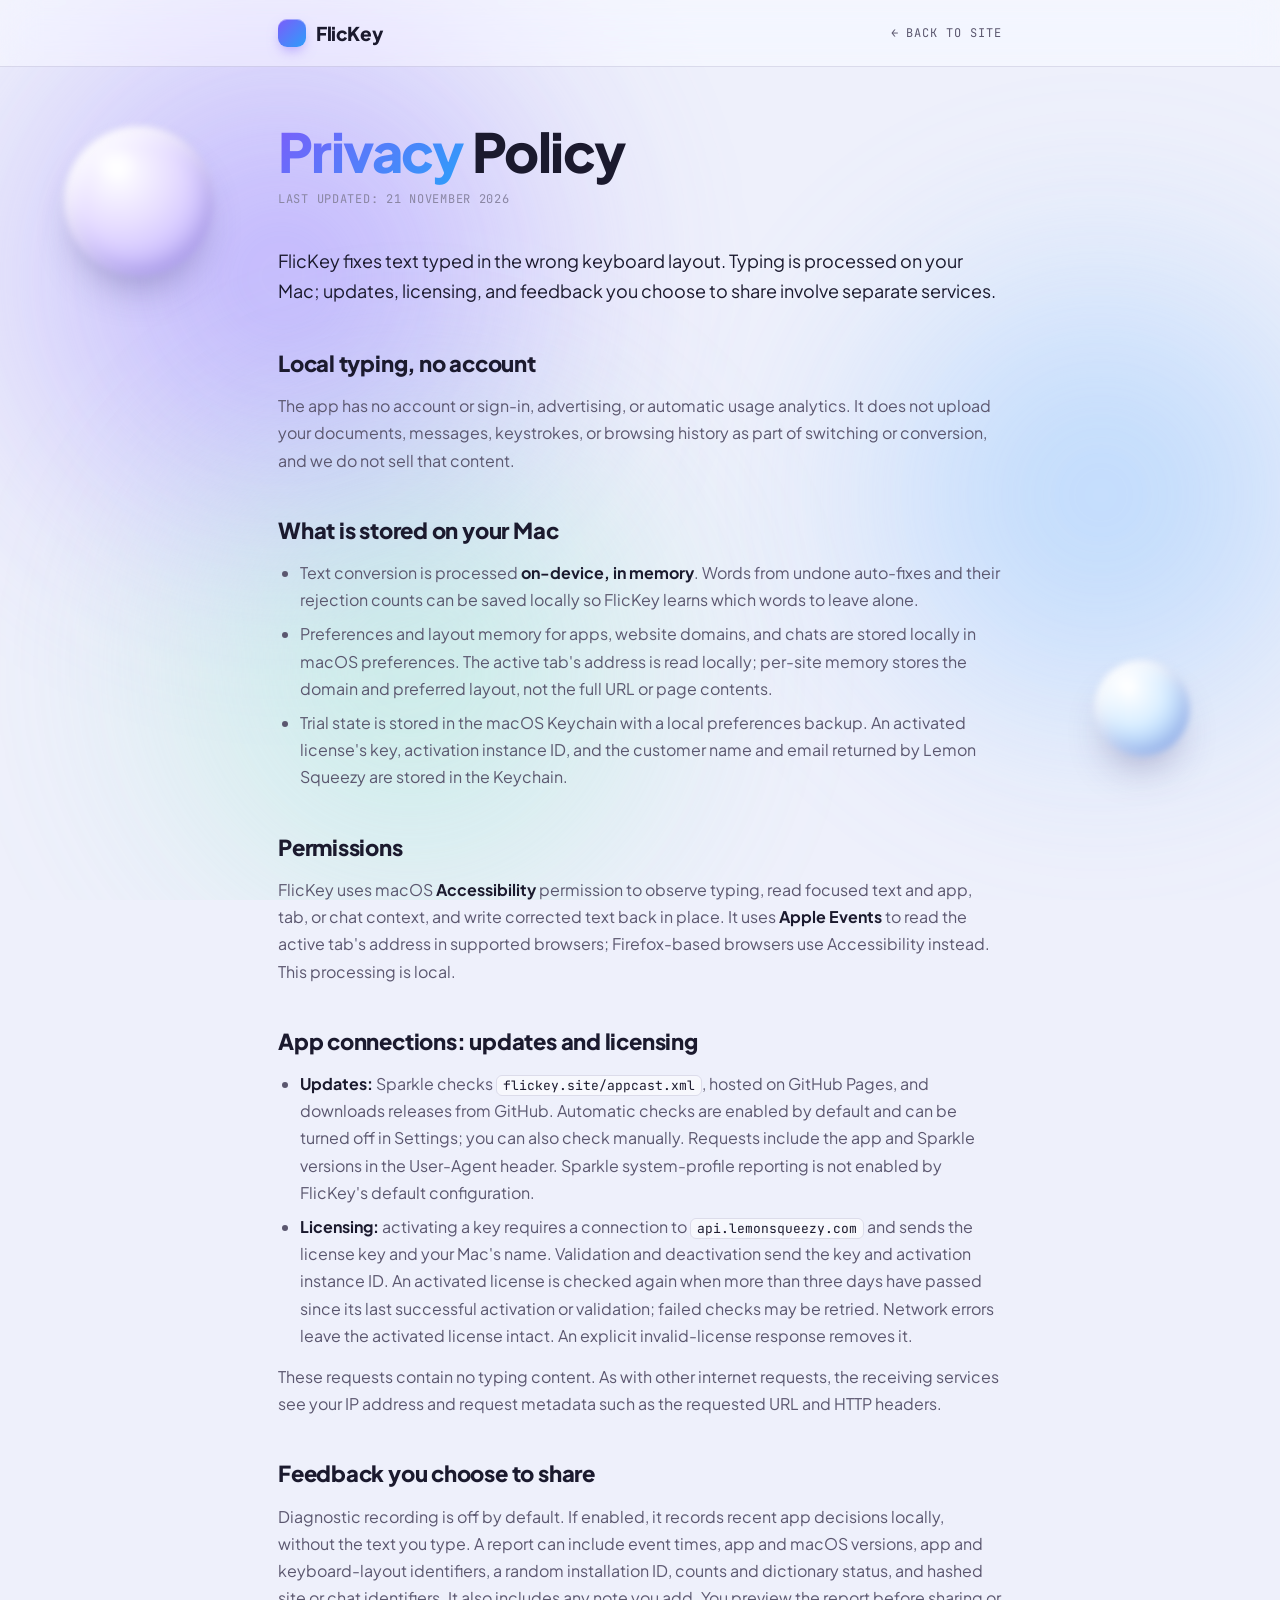
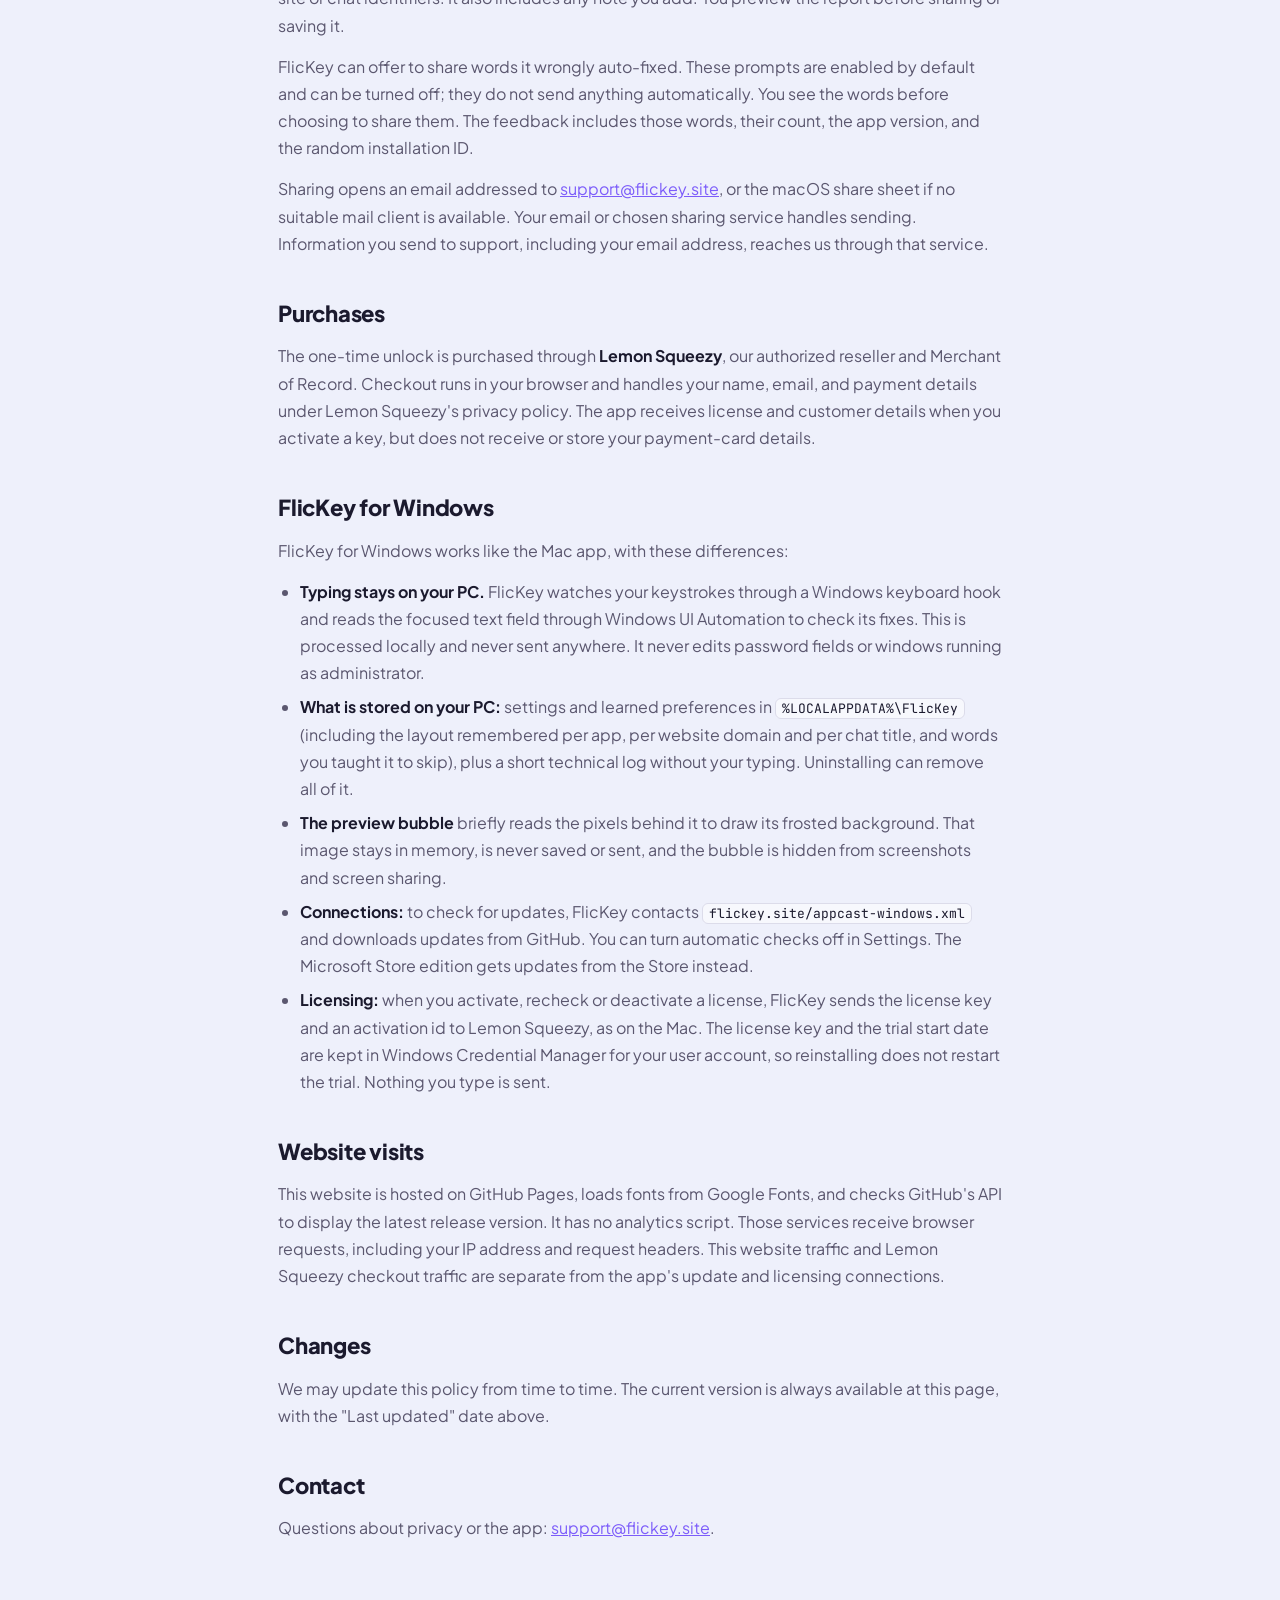
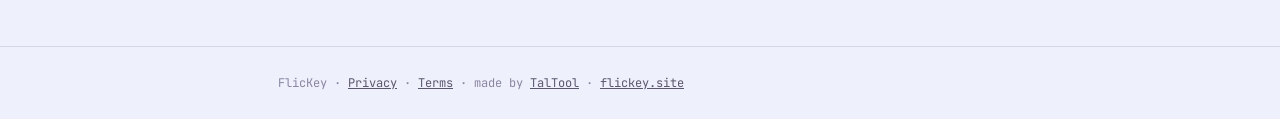
<file: privacy.html>
<!DOCTYPE html>
<html lang="en">
<head>
<meta charset="UTF-8" />
<meta name="viewport" content="width=device-width, initial-scale=1.0" />
<title>FlicKey · Privacy Policy</title>
<meta name="description" content="How FlicKey processes typing locally, stores preferences, connects for updates and licensing, and handles voluntary feedback, website visits, and purchases." />
<meta name="robots" content="all" />
<link rel="icon" href="/favicon.ico" sizes="any" />
<link rel="icon" href="/favicon.svg" type="image/svg+xml" />
<link rel="apple-touch-icon" href="/apple-touch-icon.png" />
<meta name="theme-color" content="#EEF0FB" />
<link rel="preconnect" href="https://fonts.googleapis.com" />
<link rel="preconnect" href="https://fonts.gstatic.com" crossorigin />
<link href="https://fonts.googleapis.com/css2?family=Plus+Jakarta+Sans:wght@400;500;600;700;800&family=JetBrains+Mono:wght@500;600&display=swap" rel="stylesheet" />
<style>
  :root{
    --bg:#EEF0FB;--ink:#1B1A2E;--ink-soft:#5b576f;--ink-faint:#8a86a3;
    --g1:#7C5CFA;--g2:#2D9EFA;--grad:linear-gradient(135deg,var(--g1),var(--g2));
    --line:rgba(60,55,120,.14);
    --sans:'Plus Jakarta Sans',sans-serif;--mono:'JetBrains Mono',monospace;
    --glass:rgba(255,255,255,.42);
    --glass-fx:blur(16px) saturate(180%);
    --glass-shadow:inset 0 1.5px 1px rgba(255,255,255,.9),inset 0 -18px 30px -26px rgba(72,48,150,.35),0 26px 50px -26px rgba(60,55,120,.45);
  }
  *{box-sizing:border-box;margin:0;padding:0}
  html{background:var(--bg)}
  body{background:transparent;color:var(--ink);font-family:var(--sans);line-height:1.7;font-size:16px;-webkit-font-smoothing:antialiased;overflow-x:hidden;position:relative}
  /* fixed, out-of-focus colour field (matches the site) */
  .aurora{position:fixed;inset:0;z-index:-2;overflow:hidden;pointer-events:none}
  .aurora span{position:absolute;border-radius:50%;filter:blur(80px)}
  .aurora .a1{width:60vw;height:60vw;top:-12vh;left:-8vw;background:radial-gradient(circle,rgba(168,150,255,.9),transparent 68%);opacity:.85}
  .aurora .a2{width:52vw;height:52vw;top:18vh;right:-12vw;background:radial-gradient(circle,rgba(140,196,255,.85),transparent 68%);opacity:.7}
  .aurora .a3{width:56vw;height:56vw;bottom:-14vh;left:4vw;background:radial-gradient(circle,rgba(150,232,205,.8),transparent 68%);opacity:.6}
  .orb{position:fixed;border-radius:50%;pointer-events:none;z-index:-1;filter:blur(3px);
    box-shadow:inset -7px -10px 20px rgba(108,98,178,.3),inset 8px 10px 18px rgba(255,255,255,.85),0 24px 42px -16px rgba(60,55,120,.4)}
  .orb::after{content:"";position:absolute;top:14%;left:19%;width:30%;height:23%;border-radius:50%;background:radial-gradient(closest-side,rgba(255,255,255,.95),rgba(255,255,255,0))}
  .orb.a{width:150px;height:150px;background:radial-gradient(circle at 36% 30%,#fff,#e7deff 38%,#b3a0ff);top:14vh;left:5vw}
  .orb.b{width:96px;height:96px;background:radial-gradient(circle at 36% 30%,#fff,#dcefff 38%,#8fc6ff);bottom:16vh;right:7vw}
  ::selection{background:var(--g1);color:#fff}
  a{color:var(--g1)}a:hover{color:#5b3fe0}
  .wrap{max-width:780px;margin:0 auto;padding:0 28px;position:relative;z-index:1}

  header{position:sticky;top:0;z-index:5;background:rgba(255,255,255,.4);-webkit-backdrop-filter:blur(18px) saturate(180%);backdrop-filter:blur(18px) saturate(180%);border-bottom:1px solid var(--line)}
  .nav{display:flex;align-items:center;justify-content:space-between;height:66px}
  .brand{display:flex;align-items:center;gap:10px;font-weight:800;font-size:19px;letter-spacing:-.02em;color:var(--ink);text-decoration:none}
  .brand .mark{width:28px;height:28px;border-radius:9px;background:var(--grad);box-shadow:0 6px 14px -4px rgba(124,92,250,.6),inset 0 1px 0 rgba(255,255,255,.4)}
  .nav a.back{font-family:var(--mono);font-size:12px;letter-spacing:.08em;text-transform:uppercase;color:var(--ink-soft);text-decoration:none}
  .nav a.back:hover{color:var(--ink)}
  main{padding:56px 0 90px}
  h1{font-weight:800;font-size:clamp(34px,6vw,54px);line-height:1.04;letter-spacing:-.03em;margin-bottom:10px}
  h1 .grad{background:var(--grad);-webkit-background-clip:text;background-clip:text;color:transparent}
  .updated{font-family:var(--mono);font-size:12px;letter-spacing:.06em;text-transform:uppercase;color:var(--ink-faint);margin-bottom:36px}
  h2{font-weight:800;font-size:22px;margin:38px 0 10px;letter-spacing:-.01em}
  p{color:var(--ink-soft);margin-bottom:14px}
  ul{margin:0 0 14px 22px;color:var(--ink-soft)}
  li{margin-bottom:7px}
  b{font-weight:700;color:var(--ink)}
  .lead{font-size:18px;color:var(--ink);margin-bottom:8px}
  .box{position:relative;isolation:isolate;background:var(--glass);-webkit-backdrop-filter:var(--glass-fx);backdrop-filter:var(--glass-fx);
    border-radius:20px;padding:20px 22px;margin:22px 0;box-shadow:var(--glass-shadow)}
  .box::after{content:"";position:absolute;inset:0;border-radius:inherit;pointer-events:none;padding:1.5px;
    background:linear-gradient(135deg,rgba(255,255,255,1),rgba(255,255,255,.2) 24%,rgba(255,255,255,0) 48%,rgba(255,255,255,.24) 72%,rgba(255,255,255,.95)) border-box;
    -webkit-mask:linear-gradient(#000 0 0) content-box,linear-gradient(#000 0 0);-webkit-mask-composite:xor;
            mask:linear-gradient(#000 0 0) content-box,linear-gradient(#000 0 0);mask-composite:exclude}
  .box h3{font-weight:800;font-size:18px;margin-bottom:6px;color:var(--ink)}
  .price{background:var(--grad);-webkit-background-clip:text;background-clip:text;color:transparent;font-weight:800}
  code{font-family:var(--mono);font-size:13px;background:rgba(255,255,255,.5);border:1px solid var(--line);padding:1px 6px;border-radius:6px;color:var(--ink)}
  .note{font-size:13px;color:var(--ink-faint);font-style:italic}
  footer{border-top:1px solid var(--line);padding:26px 0;font-family:var(--mono);font-size:12px;color:var(--ink-faint)}
  footer a{color:var(--ink-soft)}
</style>
</head>
<body>

<div class="aurora" aria-hidden="true"><span class="a1"></span><span class="a2"></span><span class="a3"></span></div>
<div class="orb a"></div><div class="orb b"></div>

<header>
  <div class="wrap nav">
    <a class="brand" href="/"><span class="mark"></span>FlicKey</a>
    <a class="back" href="/">← Back to site</a>
  </div>
</header>

<main>
<div class="wrap">
  <h1><span class="grad">Privacy</span> Policy</h1>
  <div class="updated">Last updated: 21 November 2026</div>

  <p class="lead">FlicKey fixes text typed in the wrong keyboard layout. Typing is processed on your Mac; updates, licensing, and feedback you choose to share involve separate services.</p>

  <h2>Local typing, no account</h2>
  <p>The app has no account or sign-in, advertising, or automatic usage analytics. It does not upload your documents, messages, keystrokes, or browsing history as part of switching or conversion, and we do not sell that content.</p>

  <h2>What is stored on your Mac</h2>
  <ul>
    <li>Text conversion is processed <b>on-device, in memory</b>. Words from undone auto-fixes and their rejection counts can be saved locally so FlicKey learns which words to leave alone.</li>
    <li>Preferences and layout memory for apps, website domains, and chats are stored locally in macOS preferences. The active tab's address is read locally; per-site memory stores the domain and preferred layout, not the full URL or page contents.</li>
    <li>Trial state is stored in the macOS Keychain with a local preferences backup. An activated license's key, activation instance ID, and the customer name and email returned by Lemon Squeezy are stored in the Keychain.</li>
  </ul>

  <h2>Permissions</h2>
  <p>FlicKey uses macOS <b>Accessibility</b> permission to observe typing, read focused text and app, tab, or chat context, and write corrected text back in place. It uses <b>Apple Events</b> to read the active tab's address in supported browsers; Firefox-based browsers use Accessibility instead. This processing is local.</p>

  <h2>App connections: updates and licensing</h2>
  <ul>
    <li><b>Updates:</b> Sparkle checks <code>flickey.site/appcast.xml</code>, hosted on GitHub Pages, and downloads releases from GitHub. Automatic checks are enabled by default and can be turned off in Settings; you can also check manually. Requests include the app and Sparkle versions in the User-Agent header. Sparkle system-profile reporting is not enabled by FlicKey's default configuration.</li>
    <li><b>Licensing:</b> activating a key requires a connection to <code>api.lemonsqueezy.com</code> and sends the license key and your Mac's name. Validation and deactivation send the key and activation instance ID. An activated license is checked again when more than three days have passed since its last successful activation or validation; failed checks may be retried. Network errors leave the activated license intact. An explicit invalid-license response removes it.</li>
  </ul>
  <p>These requests contain no typing content. As with other internet requests, the receiving services see your IP address and request metadata such as the requested URL and HTTP headers.</p>

  <h2>Feedback you choose to share</h2>
  <p>Diagnostic recording is off by default. If enabled, it records recent app decisions locally, without the text you type. A report can include event times, app and macOS versions, app and keyboard-layout identifiers, a random installation ID, counts and dictionary status, and hashed site or chat identifiers. It also includes any note you add. You preview the report before sharing or saving it.</p>
  <p>FlicKey can offer to share words it wrongly auto-fixed. These prompts are enabled by default and can be turned off; they do not send anything automatically. You see the words before choosing to share them. The feedback includes those words, their count, the app version, and the random installation ID.</p>
  <p>Sharing opens an email addressed to <a href="mailto:support@flickey.site">support@flickey.site</a>, or the macOS share sheet if no suitable mail client is available. Your email or chosen sharing service handles sending. Information you send to support, including your email address, reaches us through that service.</p>

  <h2>Purchases</h2>
  <p>The one-time unlock is purchased through <b>Lemon Squeezy</b>, our authorized reseller and Merchant of Record. Checkout runs in your browser and handles your name, email, and payment details under Lemon Squeezy's privacy policy. The app receives license and customer details when you activate a key, but does not receive or store your payment-card details.</p>

  <h2>FlicKey for Windows</h2>
  <p>FlicKey for Windows works like the Mac app, with these differences:</p>
  <ul>
    <li><b>Typing stays on your PC.</b> FlicKey watches your keystrokes through a Windows keyboard hook and reads the focused text field through Windows UI Automation to check its fixes. This is processed locally and never sent anywhere. It never edits password fields or windows running as administrator.</li>
    <li><b>What is stored on your PC:</b> settings and learned preferences in <code>%LOCALAPPDATA%\FlicKey</code> (including the layout remembered per app, per website domain and per chat title, and words you taught it to skip), plus a short technical log without your typing. Uninstalling can remove all of it.</li>
    <li><b>The preview bubble</b> briefly reads the pixels behind it to draw its frosted background. That image stays in memory, is never saved or sent, and the bubble is hidden from screenshots and screen sharing.</li>
    <li><b>Connections:</b> to check for updates, FlicKey contacts <code>flickey.site/appcast-windows.xml</code> and downloads updates from GitHub. You can turn automatic checks off in Settings. The Microsoft Store edition gets updates from the Store instead.</li>
    <li><b>Licensing:</b> when you activate, recheck or deactivate a license, FlicKey sends the license key and an activation id to Lemon Squeezy, as on the Mac. The license key and the trial start date are kept in Windows Credential Manager for your user account, so reinstalling does not restart the trial. Nothing you type is sent.</li>
  </ul>

  <h2>Website visits</h2>
  <p>This website is hosted on GitHub Pages, loads fonts from Google Fonts, and checks GitHub's API to display the latest release version. It has no analytics script. Those services receive browser requests, including your IP address and request headers. This website traffic and Lemon Squeezy checkout traffic are separate from the app's update and licensing connections.</p>

  <h2>Changes</h2>
  <p>We may update this policy from time to time. The current version is always available at this page, with the "Last updated" date above.</p>

  <h2>Contact</h2>
  <p>Questions about privacy or the app: <a href="mailto:support@flickey.site">support@flickey.site</a>.</p>
</div>
</main>

<footer>
  <div class="wrap">FlicKey · <a href="privacy.html">Privacy</a> · <a href="terms.html">Terms</a> · made by <a href="https://taltools.site">TalTool</a> · <a href="/">flickey.site</a></div>
</footer>
</body>
</html>
</file>
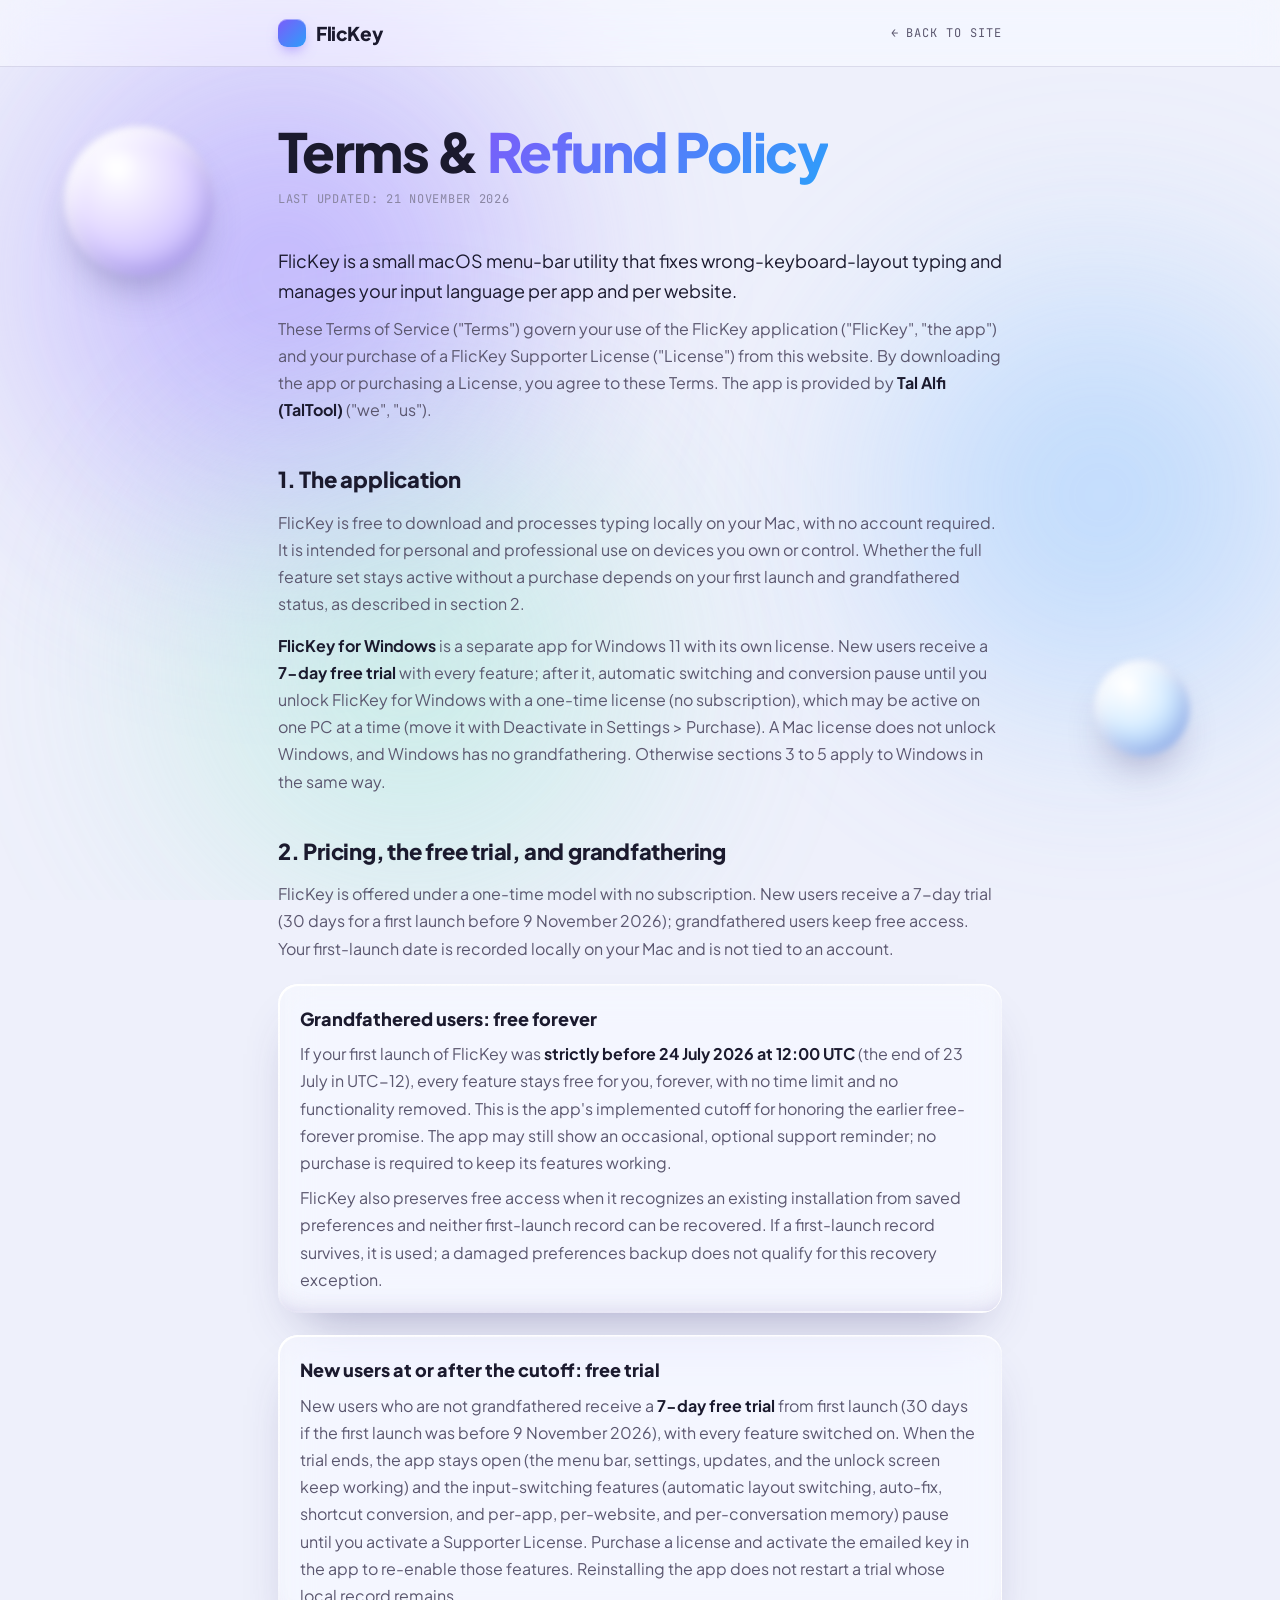
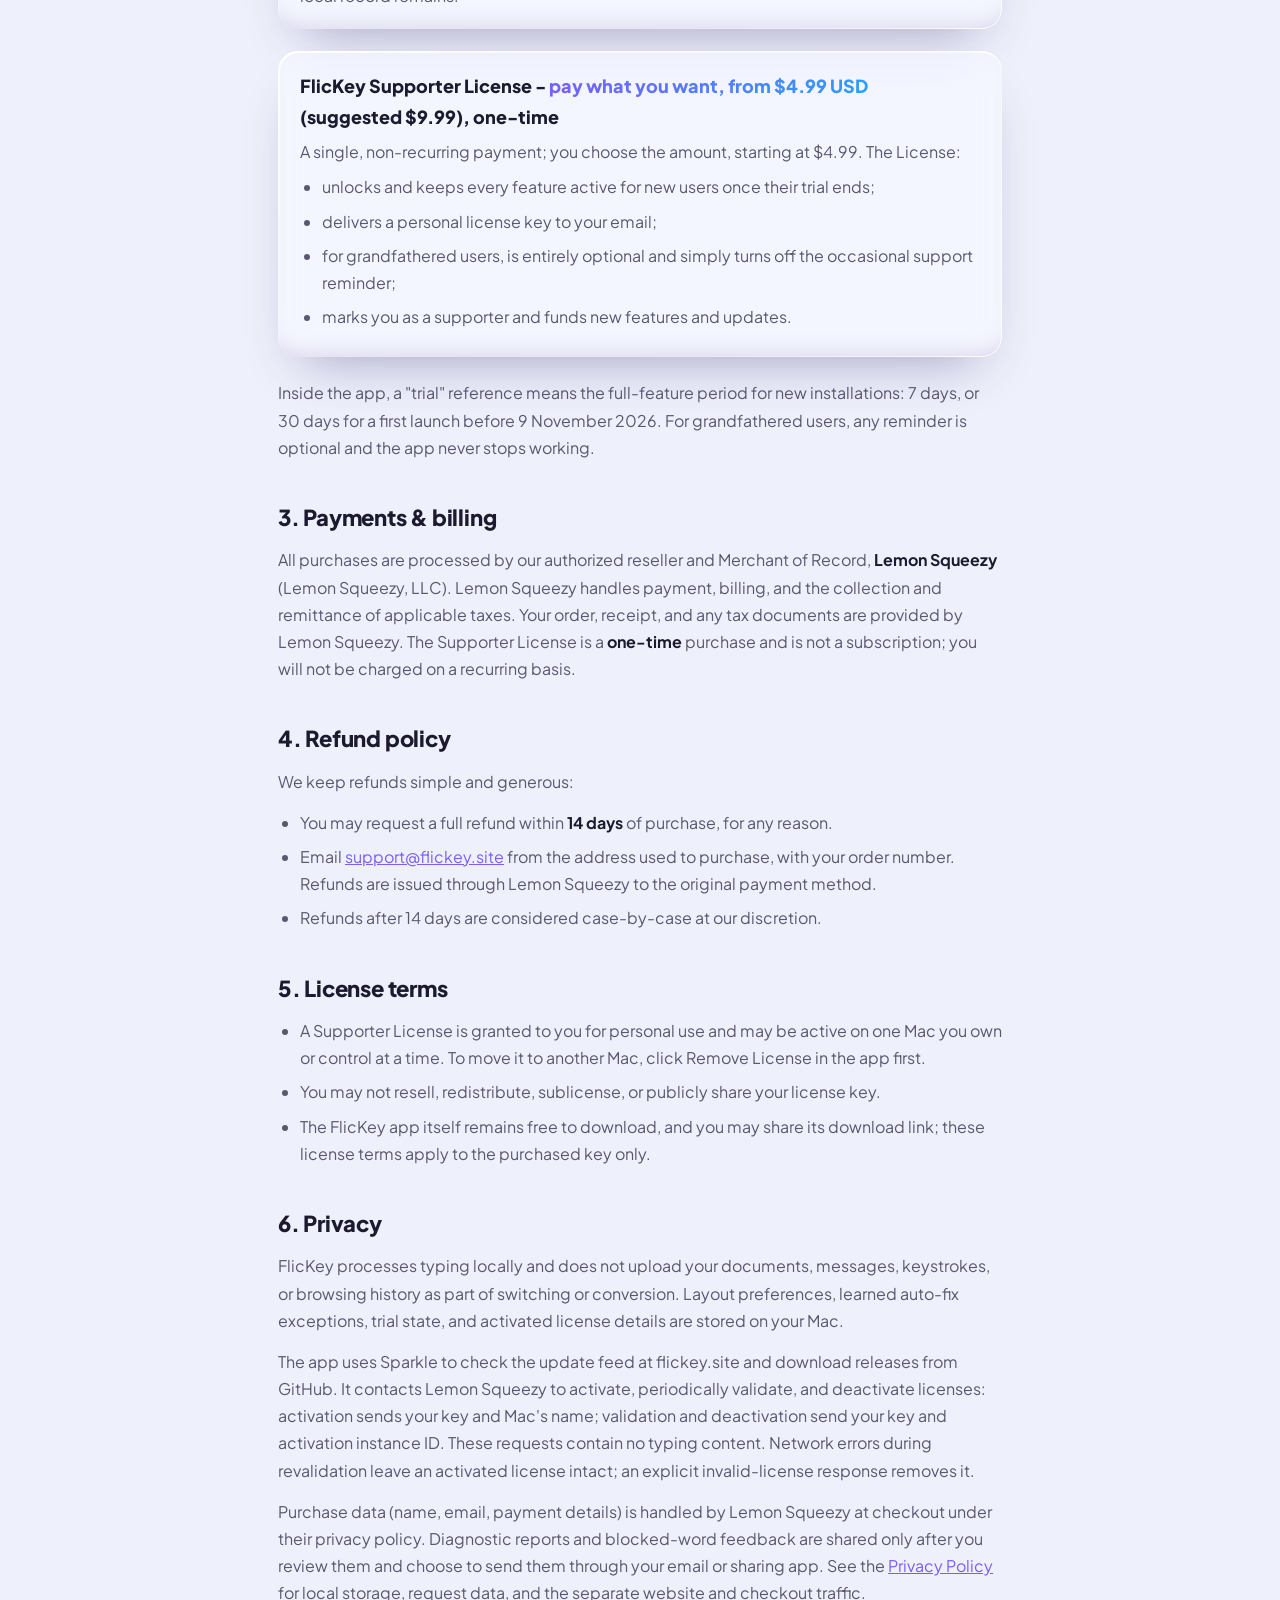
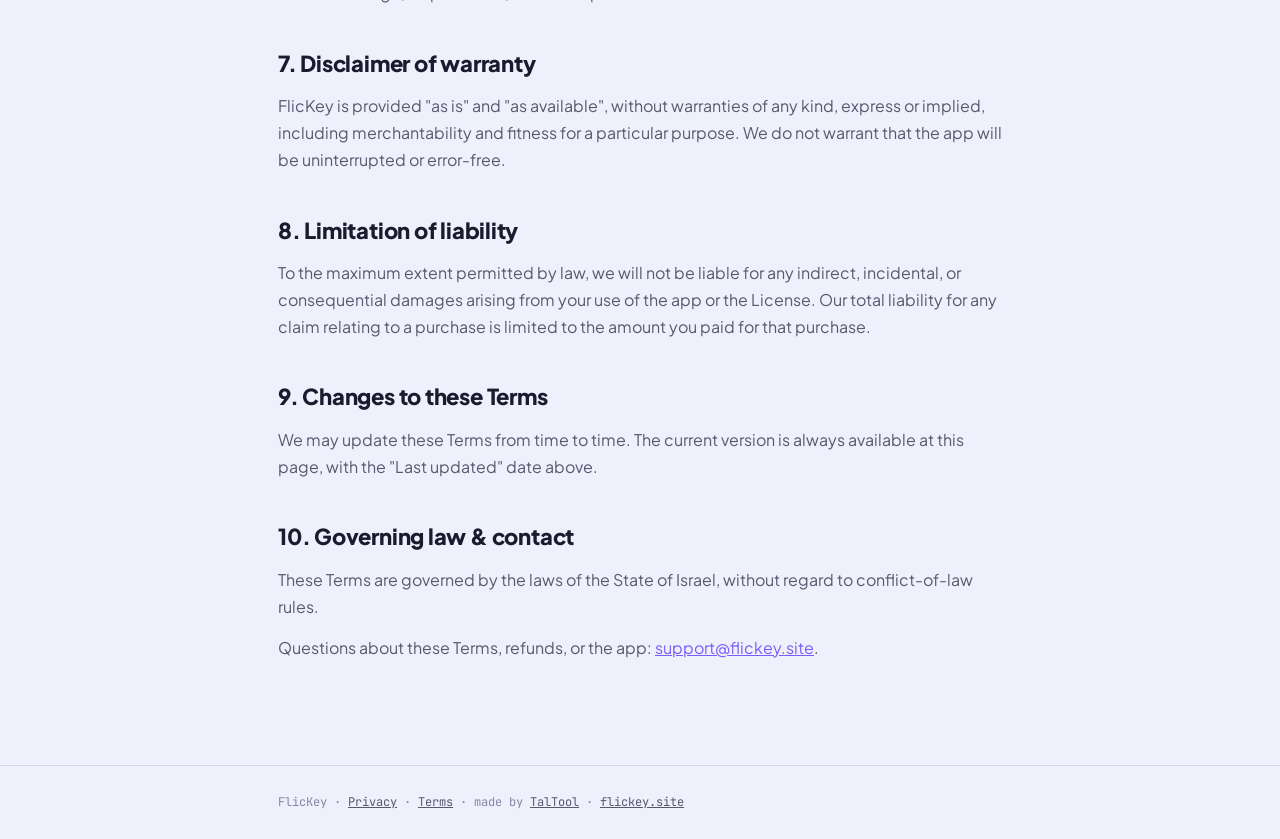
<file: terms.html>
<!DOCTYPE html>
<html lang="en">
<head>
<meta charset="UTF-8" />
<meta name="viewport" content="width=device-width, initial-scale=1.0" />
<title>FlicKey · Terms &amp; Refund Policy</title>
<meta name="description" content="Terms of Service, pricing, and refund policy for FlicKey, a macOS menu-bar utility." />
<meta name="robots" content="all" />
<link rel="icon" href="/favicon.ico" sizes="any" />
<link rel="icon" href="/favicon.svg" type="image/svg+xml" />
<link rel="apple-touch-icon" href="/apple-touch-icon.png" />
<meta name="theme-color" content="#EEF0FB" />
<link rel="preconnect" href="https://fonts.googleapis.com" />
<link rel="preconnect" href="https://fonts.gstatic.com" crossorigin />
<link href="https://fonts.googleapis.com/css2?family=Plus+Jakarta+Sans:wght@400;500;600;700;800&family=JetBrains+Mono:wght@500;600&display=swap" rel="stylesheet" />
<style>
  :root{
    --bg:#EEF0FB;--ink:#1B1A2E;--ink-soft:#5b576f;--ink-faint:#8a86a3;
    --g1:#7C5CFA;--g2:#2D9EFA;--grad:linear-gradient(135deg,var(--g1),var(--g2));
    --line:rgba(60,55,120,.14);
    --sans:'Plus Jakarta Sans',sans-serif;--mono:'JetBrains Mono',monospace;
    --glass:rgba(255,255,255,.42);
    --glass-fx:blur(16px) saturate(180%);
    --glass-shadow:inset 0 1.5px 1px rgba(255,255,255,.9),inset 0 -18px 30px -26px rgba(72,48,150,.35),0 26px 50px -26px rgba(60,55,120,.45);
  }
  *{box-sizing:border-box;margin:0;padding:0}
  html{background:var(--bg)}
  body{background:transparent;color:var(--ink);font-family:var(--sans);line-height:1.7;font-size:16px;-webkit-font-smoothing:antialiased;overflow-x:hidden;position:relative}
  /* fixed, out-of-focus colour field (matches the site) */
  .aurora{position:fixed;inset:0;z-index:-2;overflow:hidden;pointer-events:none}
  .aurora span{position:absolute;border-radius:50%;filter:blur(80px)}
  .aurora .a1{width:60vw;height:60vw;top:-12vh;left:-8vw;background:radial-gradient(circle,rgba(168,150,255,.9),transparent 68%);opacity:.85}
  .aurora .a2{width:52vw;height:52vw;top:18vh;right:-12vw;background:radial-gradient(circle,rgba(140,196,255,.85),transparent 68%);opacity:.7}
  .aurora .a3{width:56vw;height:56vw;bottom:-14vh;left:4vw;background:radial-gradient(circle,rgba(150,232,205,.8),transparent 68%);opacity:.6}
  .orb{position:fixed;border-radius:50%;pointer-events:none;z-index:-1;filter:blur(3px);
    box-shadow:inset -7px -10px 20px rgba(108,98,178,.3),inset 8px 10px 18px rgba(255,255,255,.85),0 24px 42px -16px rgba(60,55,120,.4)}
  .orb::after{content:"";position:absolute;top:14%;left:19%;width:30%;height:23%;border-radius:50%;background:radial-gradient(closest-side,rgba(255,255,255,.95),rgba(255,255,255,0))}
  .orb.a{width:150px;height:150px;background:radial-gradient(circle at 36% 30%,#fff,#e7deff 38%,#b3a0ff);top:14vh;left:5vw}
  .orb.b{width:96px;height:96px;background:radial-gradient(circle at 36% 30%,#fff,#dcefff 38%,#8fc6ff);bottom:16vh;right:7vw}
  ::selection{background:var(--g1);color:#fff}
  a{color:var(--g1)}a:hover{color:#5b3fe0}
  .wrap{max-width:780px;margin:0 auto;padding:0 28px;position:relative;z-index:1}

  header{position:sticky;top:0;z-index:5;background:rgba(255,255,255,.4);-webkit-backdrop-filter:blur(18px) saturate(180%);backdrop-filter:blur(18px) saturate(180%);border-bottom:1px solid var(--line)}
  .nav{display:flex;align-items:center;justify-content:space-between;height:66px}
  .brand{display:flex;align-items:center;gap:10px;font-weight:800;font-size:19px;letter-spacing:-.02em;color:var(--ink);text-decoration:none}
  .brand .mark{width:28px;height:28px;border-radius:9px;background:var(--grad);box-shadow:0 6px 14px -4px rgba(124,92,250,.6),inset 0 1px 0 rgba(255,255,255,.4)}
  .nav a.back{font-family:var(--mono);font-size:12px;letter-spacing:.08em;text-transform:uppercase;color:var(--ink-soft);text-decoration:none}
  .nav a.back:hover{color:var(--ink)}
  main{padding:56px 0 90px}
  h1{font-weight:800;font-size:clamp(34px,6vw,54px);line-height:1.04;letter-spacing:-.03em;margin-bottom:10px}
  h1 .grad{background:var(--grad);-webkit-background-clip:text;background-clip:text;color:transparent}
  .updated{font-family:var(--mono);font-size:12px;letter-spacing:.06em;text-transform:uppercase;color:var(--ink-faint);margin-bottom:36px}
  h2{font-weight:800;font-size:22px;margin:38px 0 10px;letter-spacing:-.01em}
  p{color:var(--ink-soft);margin-bottom:14px}
  ul{margin:0 0 14px 22px;color:var(--ink-soft)}
  li{margin-bottom:7px}
  b{font-weight:700;color:var(--ink)}
  .lead{font-size:18px;color:var(--ink);margin-bottom:8px}
  .box{position:relative;isolation:isolate;background:var(--glass);-webkit-backdrop-filter:var(--glass-fx);backdrop-filter:var(--glass-fx);
    border-radius:20px;padding:20px 22px;margin:22px 0;box-shadow:var(--glass-shadow)}
  .box::after{content:"";position:absolute;inset:0;border-radius:inherit;pointer-events:none;padding:1.5px;
    background:linear-gradient(135deg,rgba(255,255,255,1),rgba(255,255,255,.2) 24%,rgba(255,255,255,0) 48%,rgba(255,255,255,.24) 72%,rgba(255,255,255,.95)) border-box;
    -webkit-mask:linear-gradient(#000 0 0) content-box,linear-gradient(#000 0 0);-webkit-mask-composite:xor;
            mask:linear-gradient(#000 0 0) content-box,linear-gradient(#000 0 0);mask-composite:exclude}
  .box h3{font-weight:800;font-size:18px;margin-bottom:6px;color:var(--ink)}
  .price{background:var(--grad);-webkit-background-clip:text;background-clip:text;color:transparent;font-weight:800}
  code{font-family:var(--mono);font-size:13px;background:rgba(255,255,255,.5);border:1px solid var(--line);padding:1px 6px;border-radius:6px;color:var(--ink)}
  .note{font-size:13px;color:var(--ink-faint);font-style:italic}
  footer{border-top:1px solid var(--line);padding:26px 0;font-family:var(--mono);font-size:12px;color:var(--ink-faint)}
  footer a{color:var(--ink-soft)}
</style>
</head>
<body>

<div class="aurora" aria-hidden="true"><span class="a1"></span><span class="a2"></span><span class="a3"></span></div>
<div class="orb a"></div><div class="orb b"></div>

<header>
  <div class="wrap nav">
    <a class="brand" href="/"><span class="mark"></span>FlicKey</a>
    <a class="back" href="/">← Back to site</a>
  </div>
</header>

<main>
<div class="wrap">
  <h1>Terms &amp; <span class="grad">Refund Policy</span></h1>
  <div class="updated">Last updated: 21 November 2026</div>

  <p class="lead">FlicKey is a small macOS menu-bar utility that fixes wrong-keyboard-layout typing and manages your input language per app and per website.</p>
  <p>These Terms of Service ("Terms") govern your use of the FlicKey application ("FlicKey", "the app") and your purchase of a FlicKey Supporter License ("License") from this website. By downloading the app or purchasing a License, you agree to these Terms. The app is provided by <b>Tal&nbsp;Alfi (TalTool)</b> ("we", "us").</p>

  <h2>1. The application</h2>
  <p>FlicKey is free to download and processes typing locally on your Mac, with no account required. It is intended for personal and professional use on devices you own or control. Whether the full feature set stays active without a purchase depends on your first launch and grandfathered status, as described in section 2.</p>

  <p><b>FlicKey for Windows</b> is a separate app for Windows 11 with its own license. New users receive a <b>7-day free trial</b> with every feature; after it, automatic switching and conversion pause until you unlock FlicKey for Windows with a one-time license (no subscription), which may be active on one PC at a time (move it with Deactivate in Settings &gt; Purchase). A Mac license does not unlock Windows, and Windows has no grandfathering. Otherwise sections 3 to 5 apply to Windows in the same way.</p>

  <h2>2. Pricing, the free trial, and grandfathering</h2>
  <p>FlicKey is offered under a one-time model with no subscription. New users receive a 7-day trial (30 days for a first launch before 9 November 2026); grandfathered users keep free access. Your first-launch date is recorded locally on your Mac and is not tied to an account.</p>
  <div class="box">
    <h3>Grandfathered users: free forever</h3>
    <p style="margin:0 0 8px">If your first launch of FlicKey was <b>strictly before 24 July 2026 at 12:00 UTC</b> (the end of 23 July in UTC−12), every feature stays free for you, forever, with no time limit and no functionality removed. This is the app's implemented cutoff for honoring the earlier free-forever promise. The app may still show an occasional, optional support reminder; no purchase is required to keep its features working.</p>
    <p style="margin:0">FlicKey also preserves free access when it recognizes an existing installation from saved preferences and neither first-launch record can be recovered. If a first-launch record survives, it is used; a damaged preferences backup does not qualify for this recovery exception.</p>
  </div>
  <div class="box">
    <h3>New users at or after the cutoff: free trial</h3>
    <p style="margin:0">New users who are not grandfathered receive a <b>7-day free trial</b> from first launch (30 days if the first launch was before 9 November 2026), with every feature switched on. When the trial ends, the app stays open (the menu bar, settings, updates, and the unlock screen keep working) and the input-switching features (automatic layout switching, auto-fix, shortcut conversion, and per-app, per-website, and per-conversation memory) pause until you activate a Supporter License. Purchase a license and activate the emailed key in the app to re-enable those features. Reinstalling the app does not restart a trial whose local record remains.</p>
  </div>
  <div class="box">
    <h3>FlicKey Supporter License - <span class="price">pay what you want, from $4.99 USD</span> (suggested&nbsp;$9.99), one-time</h3>
    <p style="margin:0 0 8px">A single, non-recurring payment; you choose the amount, starting at $4.99. The License:</p>
    <ul style="margin-bottom:0">
      <li>unlocks and keeps every feature active for new users once their trial ends;</li>
      <li>delivers a personal license key to your email;</li>
      <li>for grandfathered users, is entirely optional and simply turns off the occasional support reminder;</li>
      <li>marks you as a supporter and funds new features and updates.</li>
    </ul>
  </div>
  <p>Inside the app, a "trial" reference means the full-feature period for new installations: 7 days, or 30 days for a first launch before 9 November 2026. For grandfathered users, any reminder is optional and the app never stops working.</p>

  <h2>3. Payments &amp; billing</h2>
  <p>All purchases are processed by our authorized reseller and Merchant of Record, <b>Lemon Squeezy</b> (Lemon Squeezy, LLC). Lemon Squeezy handles payment, billing, and the collection and remittance of applicable taxes. Your order, receipt, and any tax documents are provided by Lemon Squeezy. The Supporter License is a <b>one-time</b> purchase and is not a subscription; you will not be charged on a recurring basis.</p>

  <h2>4. Refund policy</h2>
  <p>We keep refunds simple and generous:</p>
  <ul>
    <li>You may request a full refund within <b>14 days</b> of purchase, for any reason.</li>
    <li>Email <a href="mailto:support@flickey.site">support@flickey.site</a> from the address used to purchase, with your order number. Refunds are issued through Lemon Squeezy to the original payment method.</li>
    <li>Refunds after 14 days are considered case-by-case at our discretion.</li>
  </ul>

  <h2>5. License terms</h2>
  <ul>
    <li>A Supporter License is granted to you for personal use and may be active on one Mac you own or control at a time. To move it to another Mac, click Remove License in the app first.</li>
    <li>You may not resell, redistribute, sublicense, or publicly share your license key.</li>
    <li>The FlicKey app itself remains free to download, and you may share its download link; these license terms apply to the purchased key only.</li>
  </ul>

  <h2>6. Privacy</h2>
  <p>FlicKey processes typing locally and does not upload your documents, messages, keystrokes, or browsing history as part of switching or conversion. Layout preferences, learned auto-fix exceptions, trial state, and activated license details are stored on your Mac.</p>
  <p>The app uses Sparkle to check the update feed at flickey.site and download releases from GitHub. It contacts Lemon Squeezy to activate, periodically validate, and deactivate licenses: activation sends your key and Mac's name; validation and deactivation send your key and activation instance ID. These requests contain no typing content. Network errors during revalidation leave an activated license intact; an explicit invalid-license response removes it.</p>
  <p>Purchase data (name, email, payment details) is handled by Lemon Squeezy at checkout under their privacy policy. Diagnostic reports and blocked-word feedback are shared only after you review them and choose to send them through your email or sharing app. See the <a href="privacy.html">Privacy Policy</a> for local storage, request data, and the separate website and checkout traffic.</p>

  <h2>7. Disclaimer of warranty</h2>
  <p>FlicKey is provided "as is" and "as available", without warranties of any kind, express or implied, including merchantability and fitness for a particular purpose. We do not warrant that the app will be uninterrupted or error-free.</p>

  <h2>8. Limitation of liability</h2>
  <p>To the maximum extent permitted by law, we will not be liable for any indirect, incidental, or consequential damages arising from your use of the app or the License. Our total liability for any claim relating to a purchase is limited to the amount you paid for that purchase.</p>

  <h2>9. Changes to these Terms</h2>
  <p>We may update these Terms from time to time. The current version is always available at this page, with the "Last updated" date above.</p>

  <h2>10. Governing law &amp; contact</h2>
  <p>These Terms are governed by the laws of the State of Israel, without regard to conflict-of-law rules.</p>
  <p>Questions about these Terms, refunds, or the app: <a href="mailto:support@flickey.site">support@flickey.site</a>.</p>
</div>
</main>

<footer>
  <div class="wrap">FlicKey · <a href="privacy.html">Privacy</a> · <a href="terms.html">Terms</a> · made by <a href="https://taltools.site">TalTool</a> · <a href="/">flickey.site</a></div>
</footer>
</body>
</html>
</file>
<file: engine.css>
/* FlicKey shared component mechanics - used by every skin.
   Colours come from CSS variables the skin sets; the macOS theater is a
   self-contained dark "screen" so it reads as a screenshot in any palette.
   Skins may override any of these rules for deeper theming. */

:root{
  --fk-accent:#6A47F2;
  --fk-accent2:#2D9EFA;
  --fk-grad:linear-gradient(120deg,var(--fk-accent),var(--fk-accent2));
  --fk-on-accent:#fff;
  --fk-ink:#16131c;
  --fk-rad:16px;
  --fk-panel:#fff;
  --fk-panel-2:#f1eef7;
  --fk-line:rgba(0,0,0,.14);
  --fk-line-strong:rgba(0,0,0,.3);
  --fk-script:'Inter','Heebo','Noto Sans Arabic',sans-serif;
  --fk-mono:'JetBrains Mono','Heebo','Noto Sans Arabic',monospace;
}

/* ---------------- reveal-on-scroll ---------------- */
.reveal{opacity:0;transform:translateY(24px);transition:opacity .8s cubic-bezier(.2,.8,.2,1),transform .8s cubic-bezier(.2,.8,.2,1)}
.reveal.in{opacity:1;transform:none}
.reveal[data-d="1"]{transition-delay:.08s}
.reveal[data-d="2"]{transition-delay:.16s}
.reveal[data-d="3"]{transition-delay:.24s}

/* ---------------- demo field + flash ---------------- */
.field{position:relative;background:var(--fk-panel-2);border:1px solid var(--fk-line);border-radius:var(--fk-rad);
  padding:24px;min-height:96px;display:flex;align-items:center;transition:border-color .3s}
.field:focus-within{border-color:var(--fk-accent)}
.field input{width:100%;background:transparent;border:none;outline:none;color:var(--fk-ink);
  font-size:31px;font-weight:600;font-family:var(--fk-mono);letter-spacing:-.01em}
.field.he input{direction:rtl;text-align:right;font-family:var(--fk-script)}
.flash{position:absolute;inset:0;border-radius:var(--fk-rad);background:var(--fk-grad);opacity:0;pointer-events:none}
.flash.go{animation:fk-flash .55s ease}
@keyframes fk-flash{0%{opacity:0}30%{opacity:.18}100%{opacity:0}}

/* ---------------- language toggle pill ---------------- */
.langpill{display:inline-flex;align-items:center;background:var(--fk-panel-2);border:1px solid var(--fk-line-strong);
  border-radius:10px;padding:3px;font-size:12px;font-weight:700;cursor:pointer;position:relative;font-family:var(--fk-mono)}
.langpill span{position:relative;z-index:2;padding:4px 11px;border-radius:7px;color:var(--fk-ink);opacity:.5;transition:opacity .3s,color .3s;min-width:34px;text-align:center}
.langpill .knob{position:absolute;z-index:1;top:3px;bottom:3px;left:3px;width:calc(50% - 3px);background:var(--fk-ink);border-radius:7px;transition:transform .35s cubic-bezier(.2,.85,.25,1),background .3s}
.langpill[data-side="b"] .knob{transform:translateX(100%);background:var(--fk-grad)}
.langpill[data-side="a"] span.a,.langpill[data-side="b"] span.b{color:var(--fk-on-accent);opacity:1}

/* ---------------- keycaps ---------------- */
.key{font-family:var(--fk-mono);font-size:14px;font-weight:700;background:var(--fk-panel);color:var(--fk-ink);
  border:1px solid var(--fk-line-strong);border-bottom-width:3px;border-radius:8px;padding:6px 12px;display:inline-block;
  transition:transform .12s,background .15s,color .15s,border-color .15s}
.key.press{transform:translateY(2px);background:var(--fk-grad);color:var(--fk-on-accent);border-color:transparent}

/* fix button spin */
.flip-spin svg{animation:fk-spin .5s cubic-bezier(.4,0,.2,1)}
@keyframes fk-spin{to{transform:rotate(360deg)}}

/* =====================================================================
   macOS auto-switch theater - a self-contained dark screen
   ===================================================================== */
.macframe{position:relative;width:100%;max-width:920px;margin:0 auto;aspect-ratio:3/2;border-radius:14px;
  border:1px solid rgba(255,255,255,.12);overflow:hidden;isolation:isolate;
  background:radial-gradient(120% 120% at 70% 0%,#3a3566 0%,#241f44 38%,#11203c 72%,#0b1730 100%);
  box-shadow:0 50px 110px -45px rgba(0,0,0,.6)}
.macframe::before{content:"";position:absolute;inset:0;background:radial-gradient(60% 50% at 50% 120%,rgba(106,71,242,.25),transparent 70%);pointer-events:none}
.menubar{position:absolute;top:0;left:0;right:0;height:30px;z-index:5;display:flex;align-items:center;
  justify-content:space-between;padding:0 13px;background:rgba(8,8,16,.34);backdrop-filter:blur(18px);
  border-bottom:1px solid rgba(255,255,255,.07);font-size:12.5px;color:#f3f3f7;font-weight:500;font-family:var(--fk-script)}
.mb-left{display:flex;align-items:center;gap:17px}
.mb-left .appname{font-weight:700}
.mb-left .menus{display:flex;gap:16px;color:rgba(255,255,255,.82)}
@media(max-width:620px){.mb-left .menus{display:none}}
.mb-apple{width:14px;height:14px;fill:#fff;opacity:.92}
.mb-right{display:flex;align-items:center;gap:13px;color:#fff}
.mb-right svg{opacity:.9}
.inputpill{font-family:var(--fk-mono);font-weight:700;font-size:11px;color:#fff;
  background:#2f6cf0;border-radius:6px;padding:3px 8px;min-width:30px;text-align:center;
  box-shadow:0 1px 3px rgba(0,0,0,.3);transition:background .3s}
.inputpill.pulse{animation:fk-pillpulse .6s cubic-bezier(.3,.9,.3,1)}
@keyframes fk-pillpulse{0%{transform:scale(1)}35%{transform:scale(1.22);box-shadow:0 0 0 5px rgba(47,108,240,.35)}100%{transform:scale(1)}}
.mb-clock{font-variant-numeric:tabular-nums;letter-spacing:.01em}
.mac-stage{position:absolute;inset:30px 0 92px 0;display:grid;place-items:center}  /* bottom reserve keeps windows off the dock */
.ghostwin{position:absolute;border-radius:11px;background:rgba(255,255,255,.05);border:1px solid rgba(255,255,255,.07)}
.gw1{width:46%;height:52%;top:14%;left:9%;transform:rotate(-1.5deg)}
.gw2{width:42%;height:46%;top:22%;right:8%;transform:rotate(2deg)}
.appwin{position:relative;z-index:2;width:min(62%,440px);background:#17161f;border-radius:13px;
  border:1px solid rgba(255,255,255,.1);overflow:hidden;box-shadow:0 30px 60px -24px rgba(0,0,0,.7);
  transition:transform .4s cubic-bezier(.2,.8,.2,1)}
.appwin.pop{animation:fk-winpop .5s cubic-bezier(.2,.9,.25,1)}
@keyframes fk-winpop{0%{transform:translateY(8px) scale(.985);opacity:.85}100%{transform:none;opacity:1}}
.win-bar{height:38px;display:flex;align-items:center;padding:0 14px;gap:8px;background:rgba(255,255,255,.04);border-bottom:1px solid rgba(255,255,255,.07)}
.win-bar .tl{width:11px;height:11px;border-radius:50%}
.win-bar .win-title{margin-left:8px;font-size:12.5px;font-weight:600;color:rgba(255,255,255,.72);font-family:var(--fk-script)}
.win-icon{margin-left:auto;width:20px;height:20px;border-radius:6px;display:grid;place-items:center;font-size:11px;font-weight:800;color:#fff;font-family:var(--fk-mono)}
.win-body{padding:20px 18px 22px;min-height:150px}
.bubble{display:inline-block;max-width:85%;padding:9px 13px;border-radius:13px;font-size:14px;line-height:1.45;
  background:rgba(255,255,255,.08);color:#e9e8f2;margin-bottom:14px;font-family:var(--fk-script)}
.composer{display:flex;align-items:center;gap:8px;background:rgba(0,0,0,.35);border:1.5px solid rgba(255,255,255,.1);
  border-radius:11px;padding:11px 14px}
.composer.rtl{direction:rtl}
.compose-text{font-size:15.5px;font-weight:500;color:#f3f2fa;font-family:var(--fk-script);white-space:nowrap}
.composer.term{font-family:var(--fk-mono)}
.composer.term .compose-text{font-family:var(--fk-mono);font-size:14px}
.caret{width:2px;height:18px;background:#2f6cf0;border-radius:1px;animation:fk-blink 1.1s steps(1) infinite}
@keyframes fk-blink{50%{opacity:0}}
.typing-note{margin-top:13px;font-size:12.5px;color:rgba(255,255,255,.45);font-family:var(--fk-script)}
.typing-note b{color:#7fb7ff;font-weight:600}
.bview{display:none}
.btabstrip{display:flex;gap:5px;align-items:flex-end;border-bottom:1px solid rgba(255,255,255,.08);margin:-4px -2px 0;padding:0 2px}
.btab{position:relative;flex:1 1 0;min-width:0;max-width:150px;display:flex;align-items:center;gap:7px;padding:8px 9px 9px;border:none;background:transparent;cursor:pointer;color:rgba(255,255,255,.6);border-radius:8px 8px 0 0;transition:background .2s,color .2s;font-family:inherit}
.btab:hover{background:rgba(255,255,255,.05);color:#fff}
.btab[aria-current="true"]{background:rgba(255,255,255,.07);color:#fff}
.btab[aria-current="true"]::after{content:"";position:absolute;left:6px;right:6px;bottom:-1px;height:2px;border-radius:2px;background:var(--fk-grad)}
.bfav{width:14px;height:14px;border-radius:4px;flex:0 0 auto}
.blabel{font-size:12.5px;font-weight:500;white-space:nowrap;overflow:hidden;text-overflow:ellipsis;font-family:var(--fk-script);letter-spacing:.01em}
.bclose{margin-left:auto;width:16px;height:16px;border-radius:4px;display:grid;place-items:center;font-size:14px;line-height:1;color:rgba(255,255,255,.4);flex:0 0 auto}
.btab:hover .bclose{color:#fff}
.baddr{display:flex;align-items:center;gap:10px;margin:11px 0 2px;padding:7px 13px;background:rgba(0,0,0,.32);border:1px solid rgba(255,255,255,.09);border-radius:9px}
.baddr .navarr{display:flex;gap:9px;color:rgba(255,255,255,.4)}
.baddr .lock{font-size:11px;color:rgba(255,255,255,.4)}
.burl{font-family:var(--fk-script);font-size:13.5px;color:#fff;letter-spacing:.01em}
.bpage{position:relative;text-align:center;padding:14px 18px 12px}
.bwordmark{font-size:27px;font-weight:800;letter-spacing:-.02em;margin-bottom:12px;font-family:var(--fk-script)}
.bsearch{display:flex;align-items:center;gap:11px;background:rgba(0,0,0,.3);border:1px solid rgba(255,255,255,.1);border-radius:22px;padding:10px 20px;max-width:360px;margin:0 auto}
.bsearch.rtl{direction:rtl}
.bsearch svg{width:16px;height:16px;stroke:rgba(255,255,255,.4);stroke-width:2;flex:0 0 auto}
.bquery{font-size:15.5px;color:#fff;font-family:var(--fk-script);white-space:nowrap;overflow:hidden;text-overflow:ellipsis}
/* mini content grid (mock article tiles) */
.bcards{display:grid;grid-template-columns:repeat(3,1fr);gap:9px;margin:14px auto 0;max-width:380px}
.bcard{background:rgba(255,255,255,.05);border:1px solid rgba(255,255,255,.08);border-radius:9px;padding:7px;text-align:left}
.bthumb{height:26px;border-radius:6px;margin-bottom:6px;
  background:linear-gradient(150deg,var(--bsite,#5b6cf0),rgba(255,255,255,.06))}
.bline{height:6px;border-radius:4px;background:rgba(255,255,255,.2)}
.bline.sm{width:62%;margin-top:5px;background:rgba(255,255,255,.12)}
@media(max-width:520px){.bcards{max-width:320px;gap:7px}.bthumb{height:30px}}
.bflash{position:absolute;inset:0;border-radius:14px;background:var(--fk-grad);opacity:0;pointer-events:none}
.bflash.go{animation:fk-flash .55s ease}
.dock{position:absolute;bottom:14px;left:50%;transform:translateX(-50%);z-index:4;display:flex;align-items:flex-end;gap:11px;
  padding:8px 12px;background:rgba(255,255,255,.08);backdrop-filter:blur(20px);border:1px solid rgba(255,255,255,.12);border-radius:16px;
  box-shadow:0 16px 40px -16px rgba(0,0,0,.6)}
.dockapp{position:relative;width:42px;height:42px;border-radius:11px;display:grid;place-items:center;cursor:pointer;border:none;
  font-family:var(--fk-script);font-weight:800;font-size:16px;color:#fff;transition:transform .2s cubic-bezier(.3,.9,.3,1);box-shadow:inset 0 1px 0 rgba(255,255,255,.25),0 4px 10px rgba(0,0,0,.3)}
.dockapp:hover{transform:translateY(-7px) scale(1.06)}
.dockapp[aria-current="true"]{transform:translateY(-4px)}
.dockapp[aria-current="true"]::after{content:"";position:absolute;bottom:-6px;left:50%;transform:translateX(-50%);width:4px;height:4px;border-radius:50%;background:#fff;opacity:.85}
@media(max-width:520px){.appwin{width:78%}.dockapp{width:38px;height:38px}}

/* ---------------- permission accordions (baseline; skins may override) ---------------- */
.perm{display:block;width:100%;text-align:left;background:none;border:none;border-bottom:1px solid var(--fk-line);
  padding:18px 4px;cursor:pointer;color:var(--fk-ink);font:inherit;transition:background .2s}
.perm-h{display:flex;justify-content:space-between;align-items:center;gap:12px;font-size:15px}
.perm-h b{font-weight:700}
.perm-x{color:var(--fk-ink);opacity:.5;font-size:22px;line-height:1;font-weight:300;transition:transform .25s,opacity .25s}
.perm.open .perm-x{transform:rotate(45deg);opacity:1}
.perm-d{display:block;opacity:0;font-size:14px;line-height:1.6;max-width:72ch;
  max-height:0;overflow:hidden;transition:max-height .32s ease,opacity .25s,margin-top .32s}
.perm.open .perm-d{max-height:260px;opacity:.75;margin-top:10px}
.perm-d code{font-family:var(--fk-mono);font-size:12.5px}

@media (prefers-reduced-motion:reduce){
  .reveal{opacity:1;transform:none;transition:none}
  .caret{animation:none}
}
</file>
